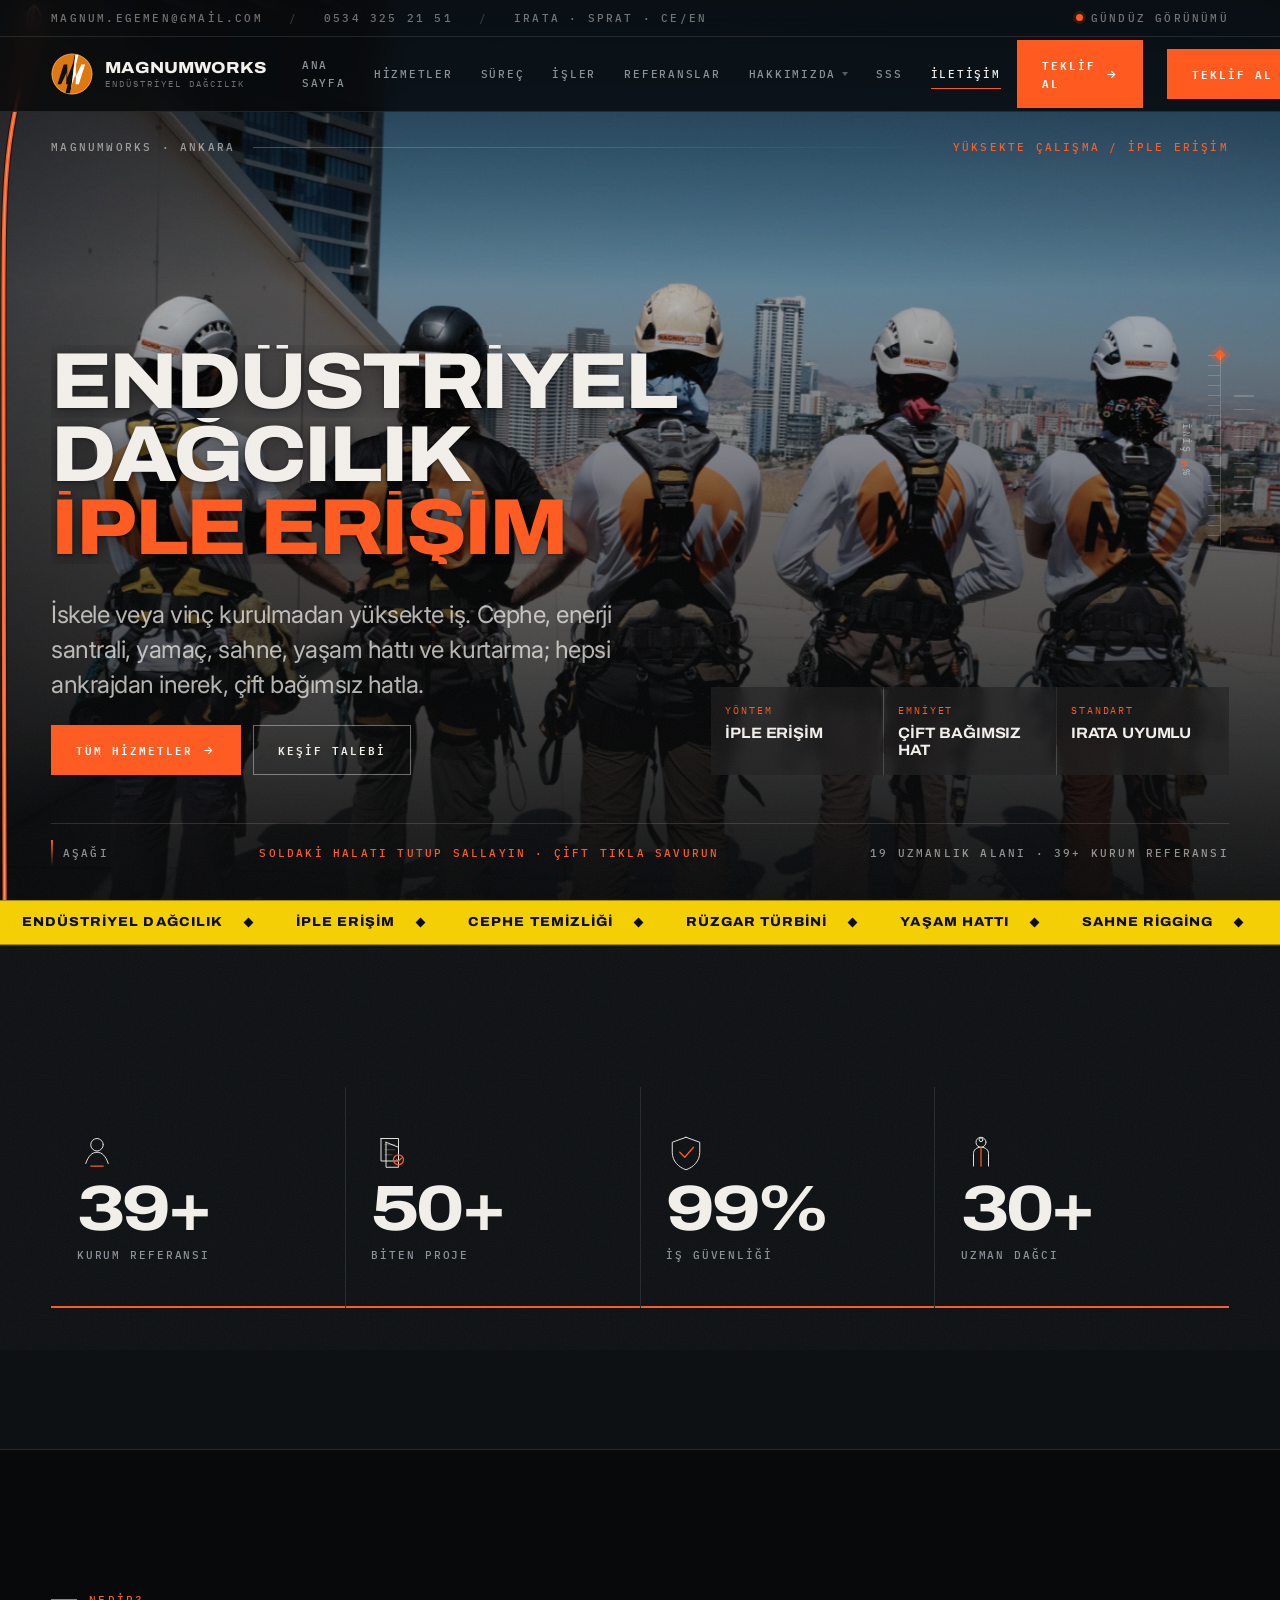
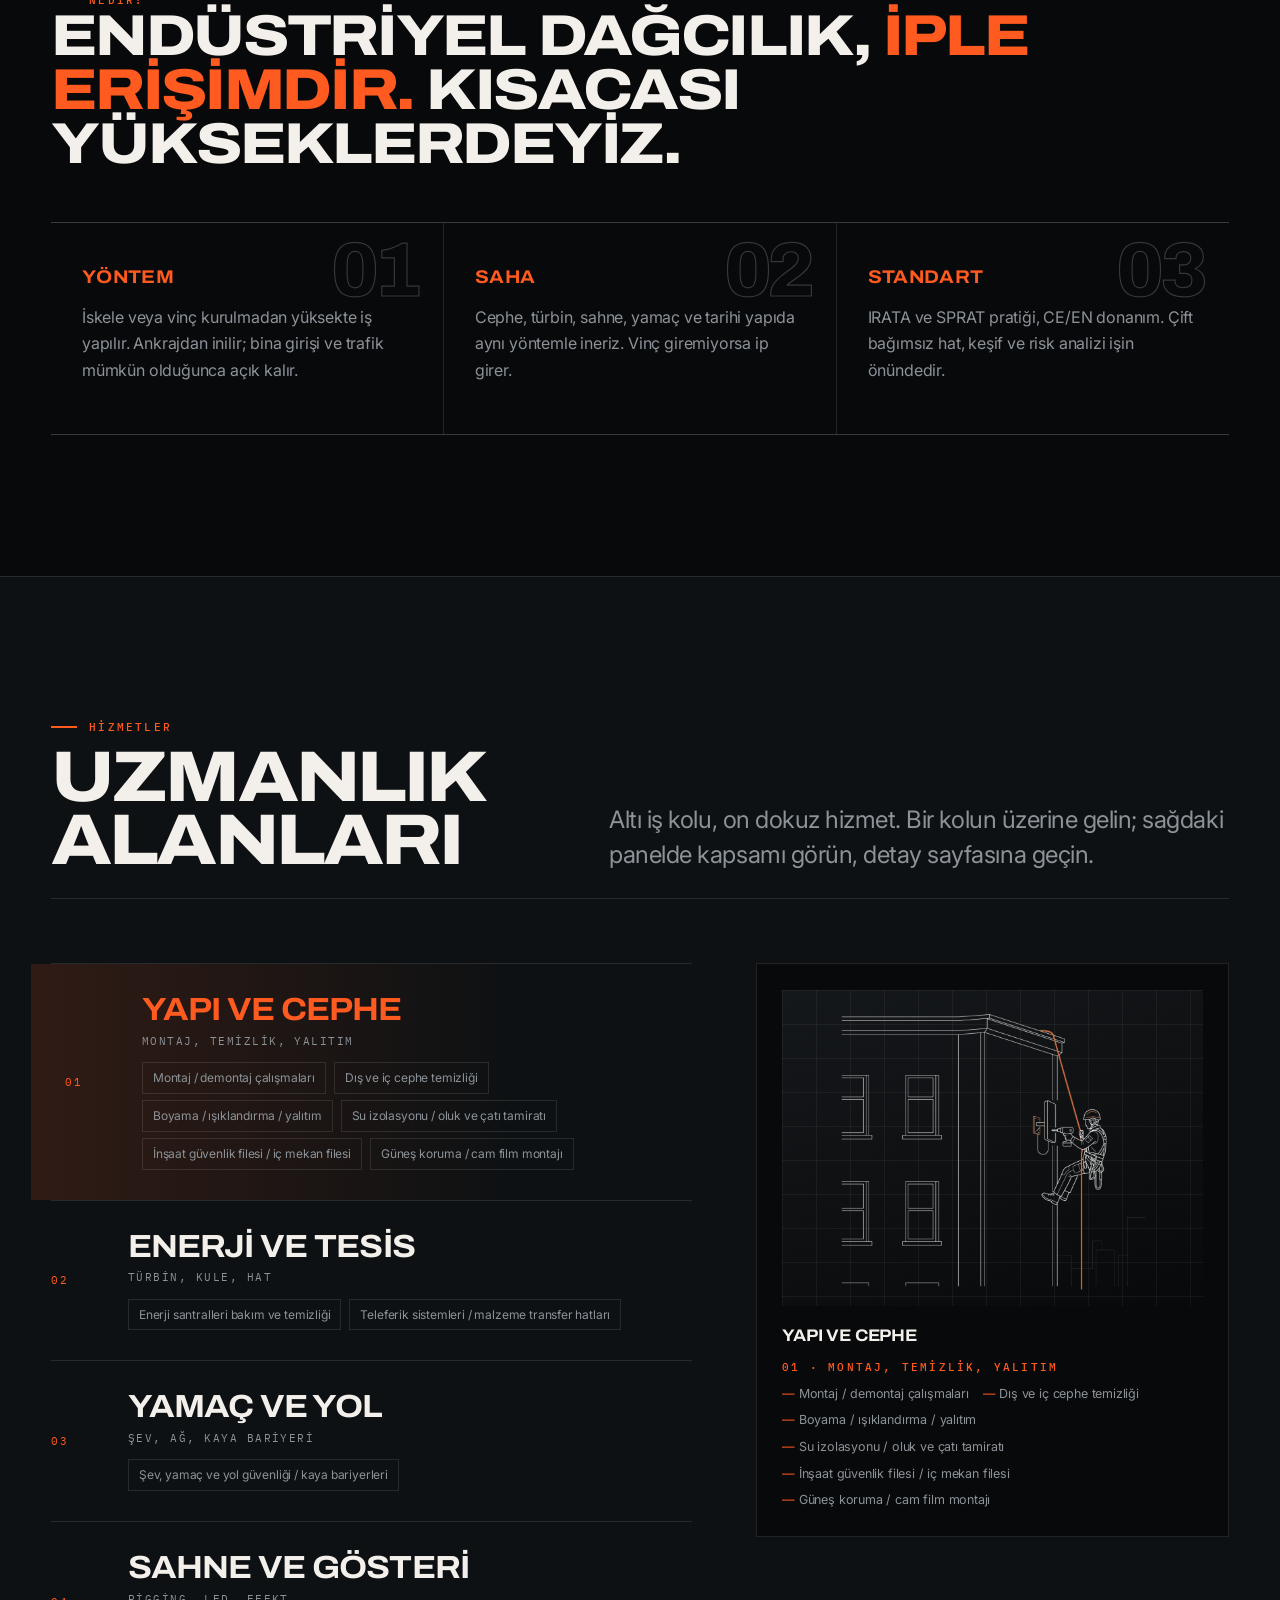
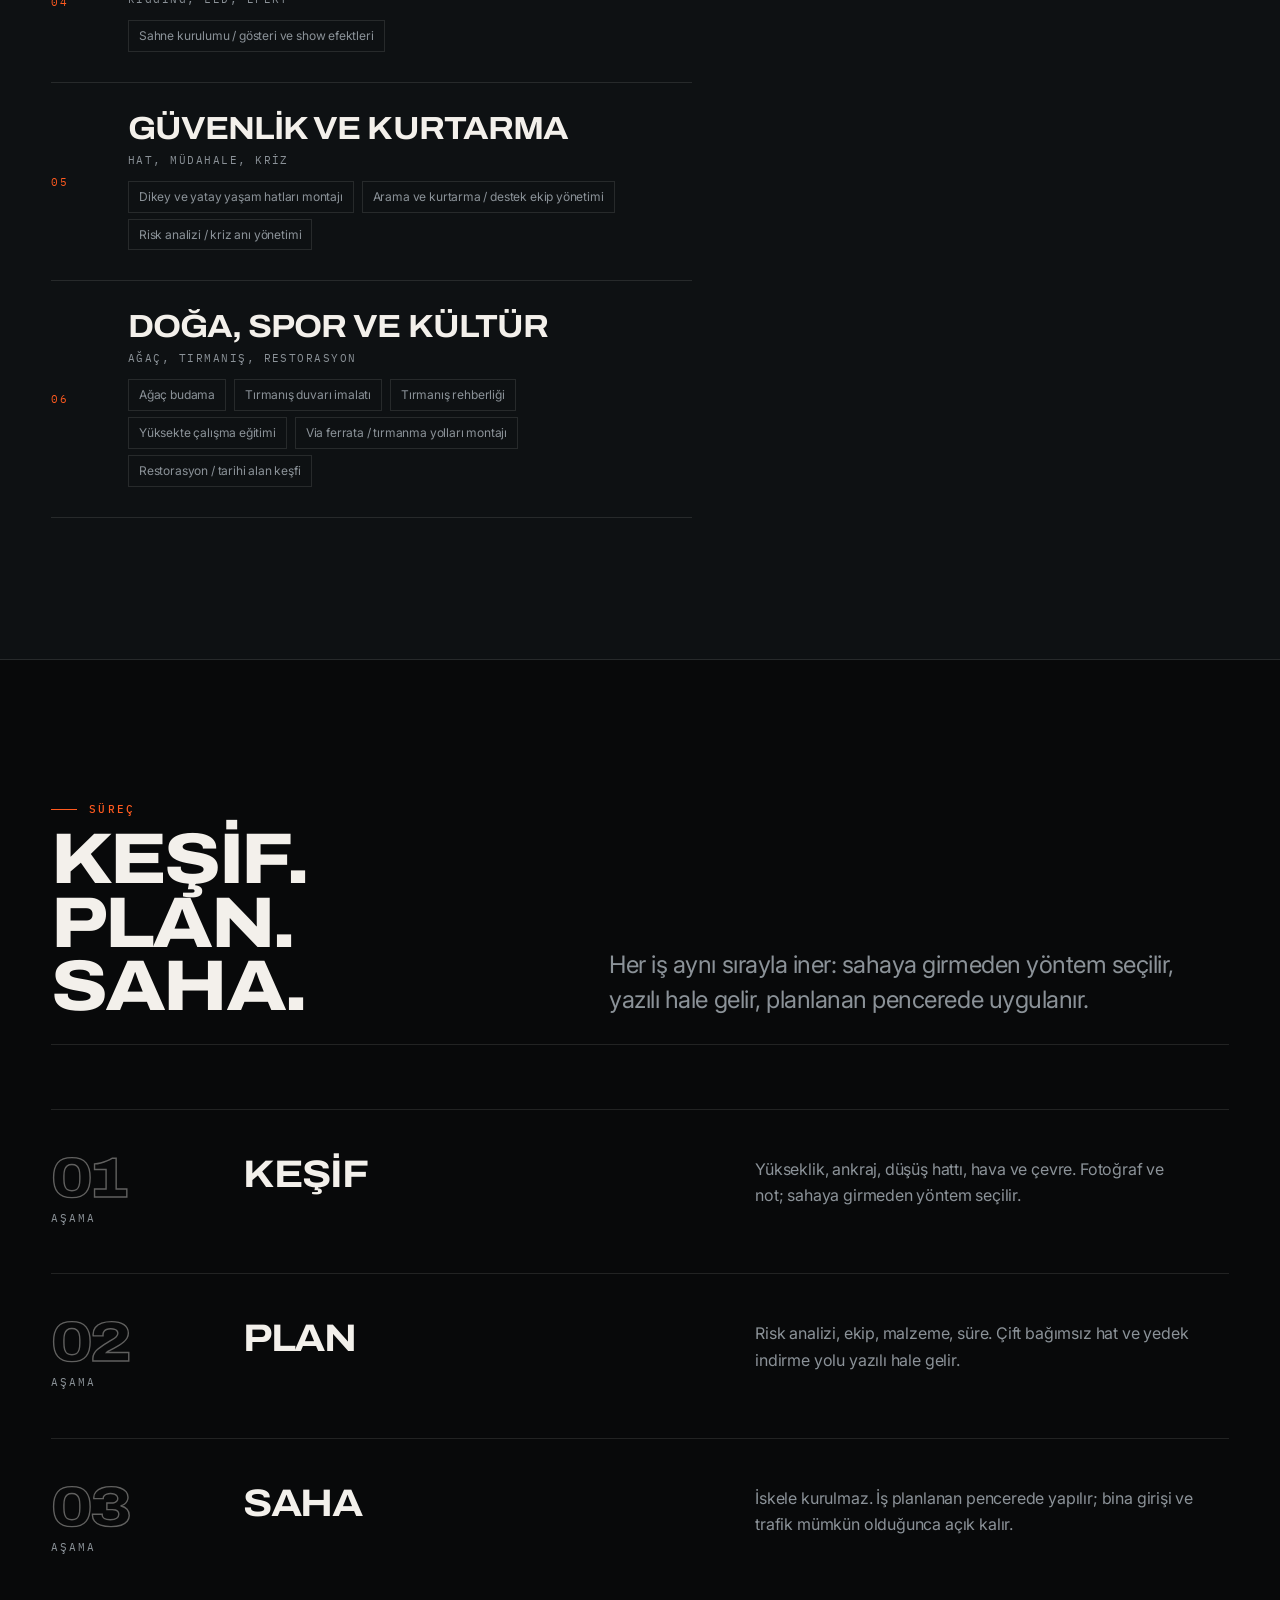
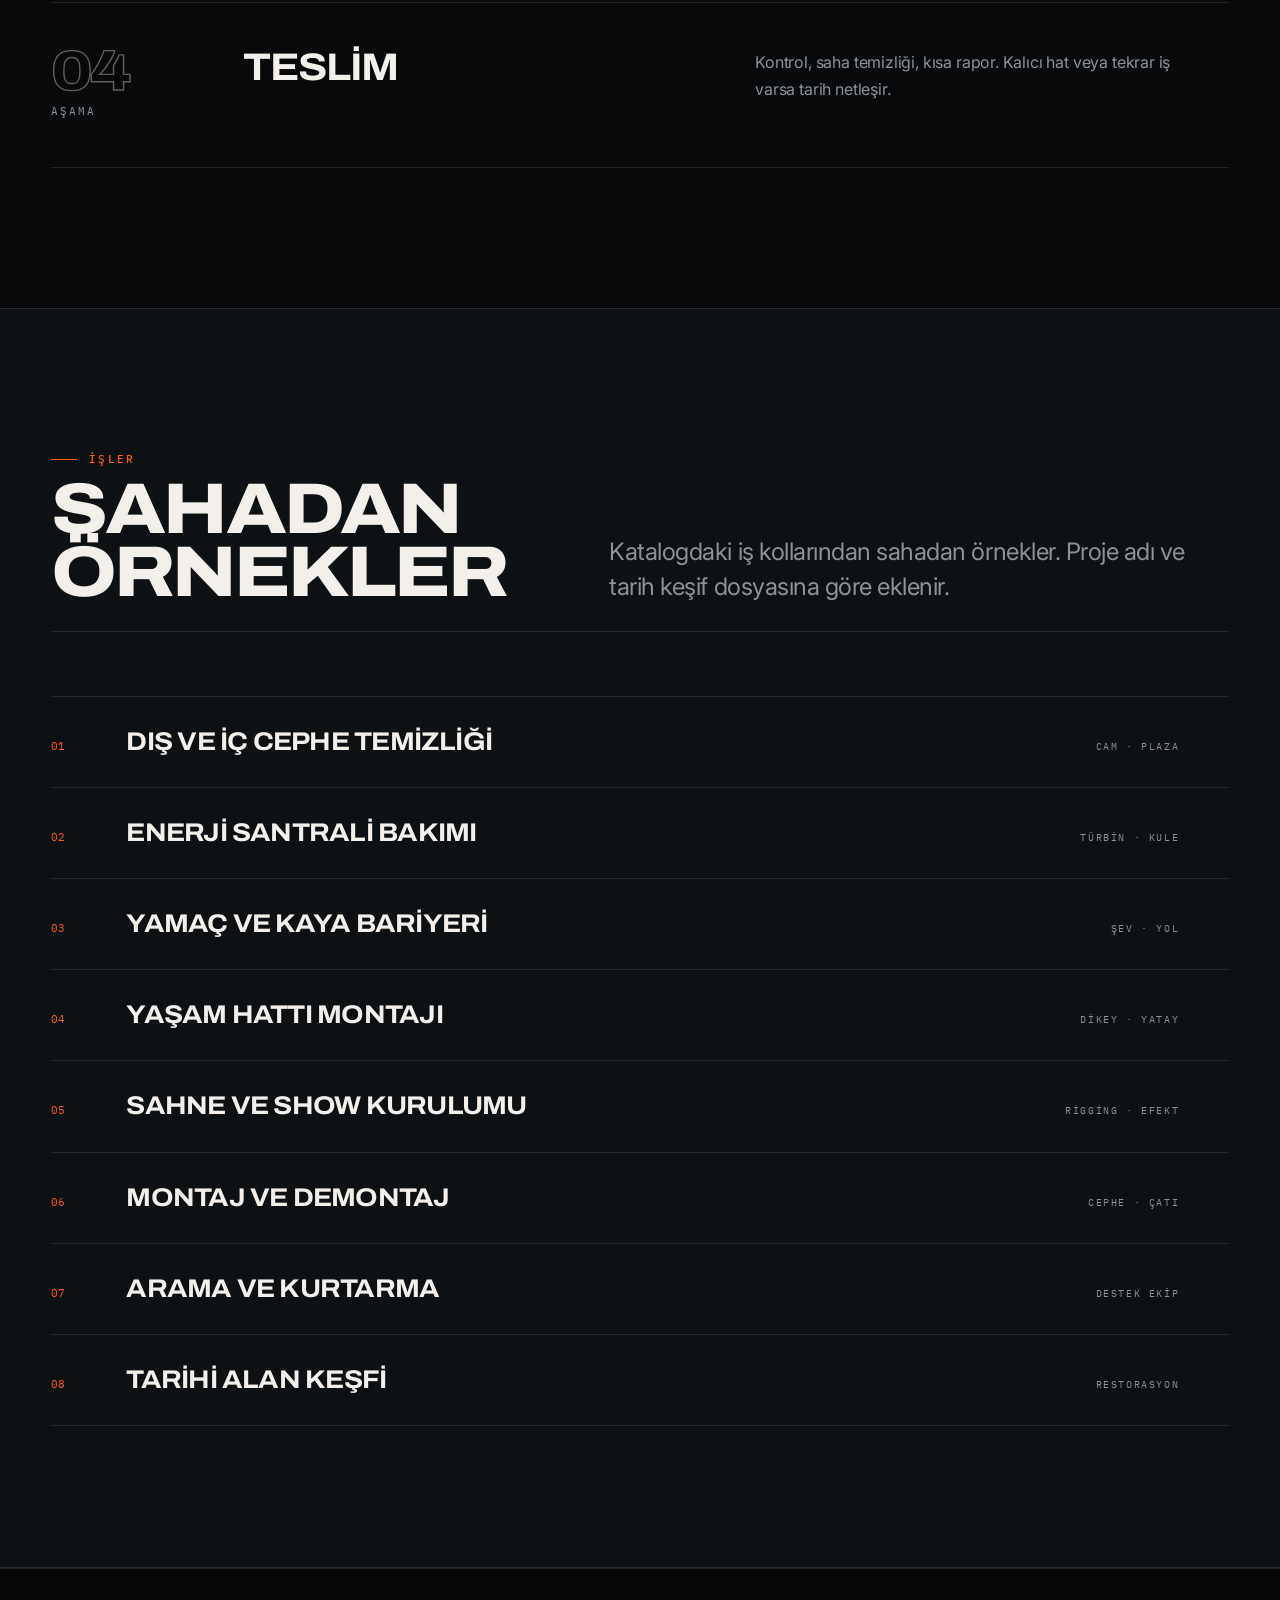
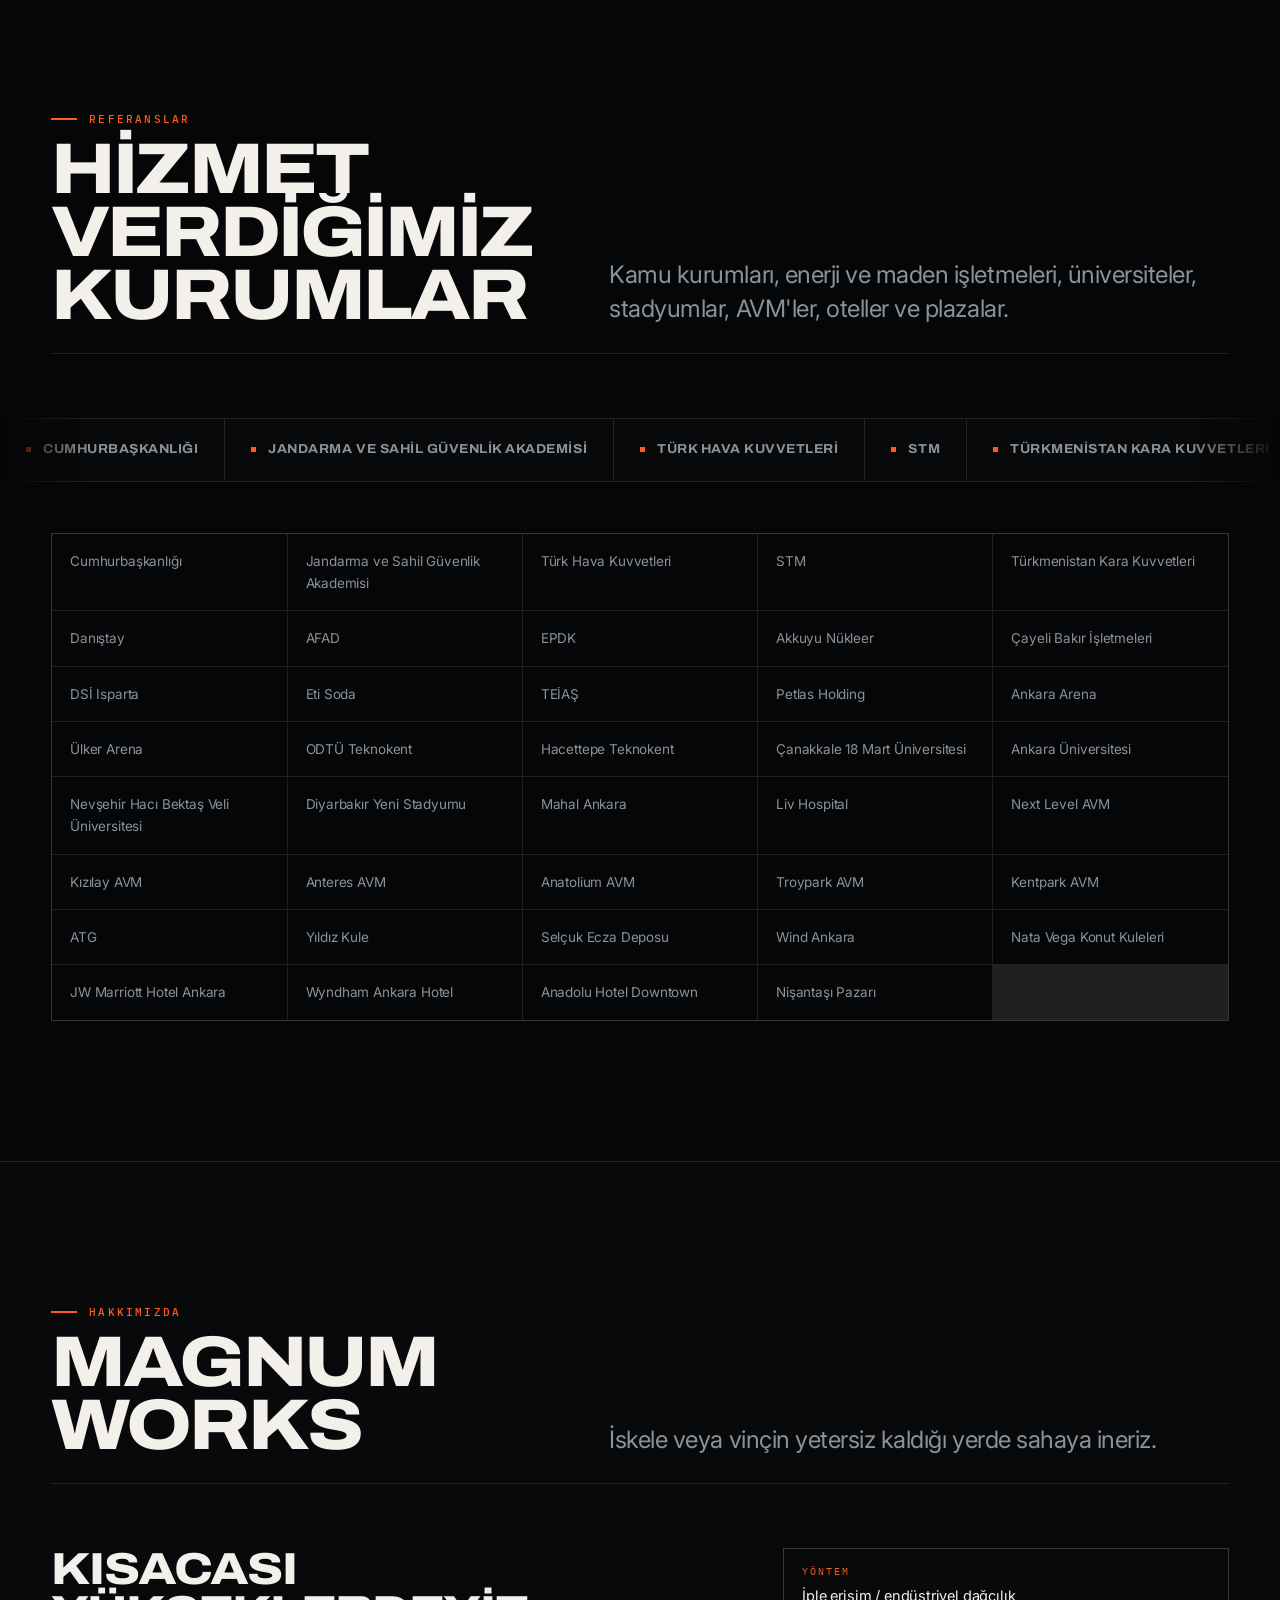
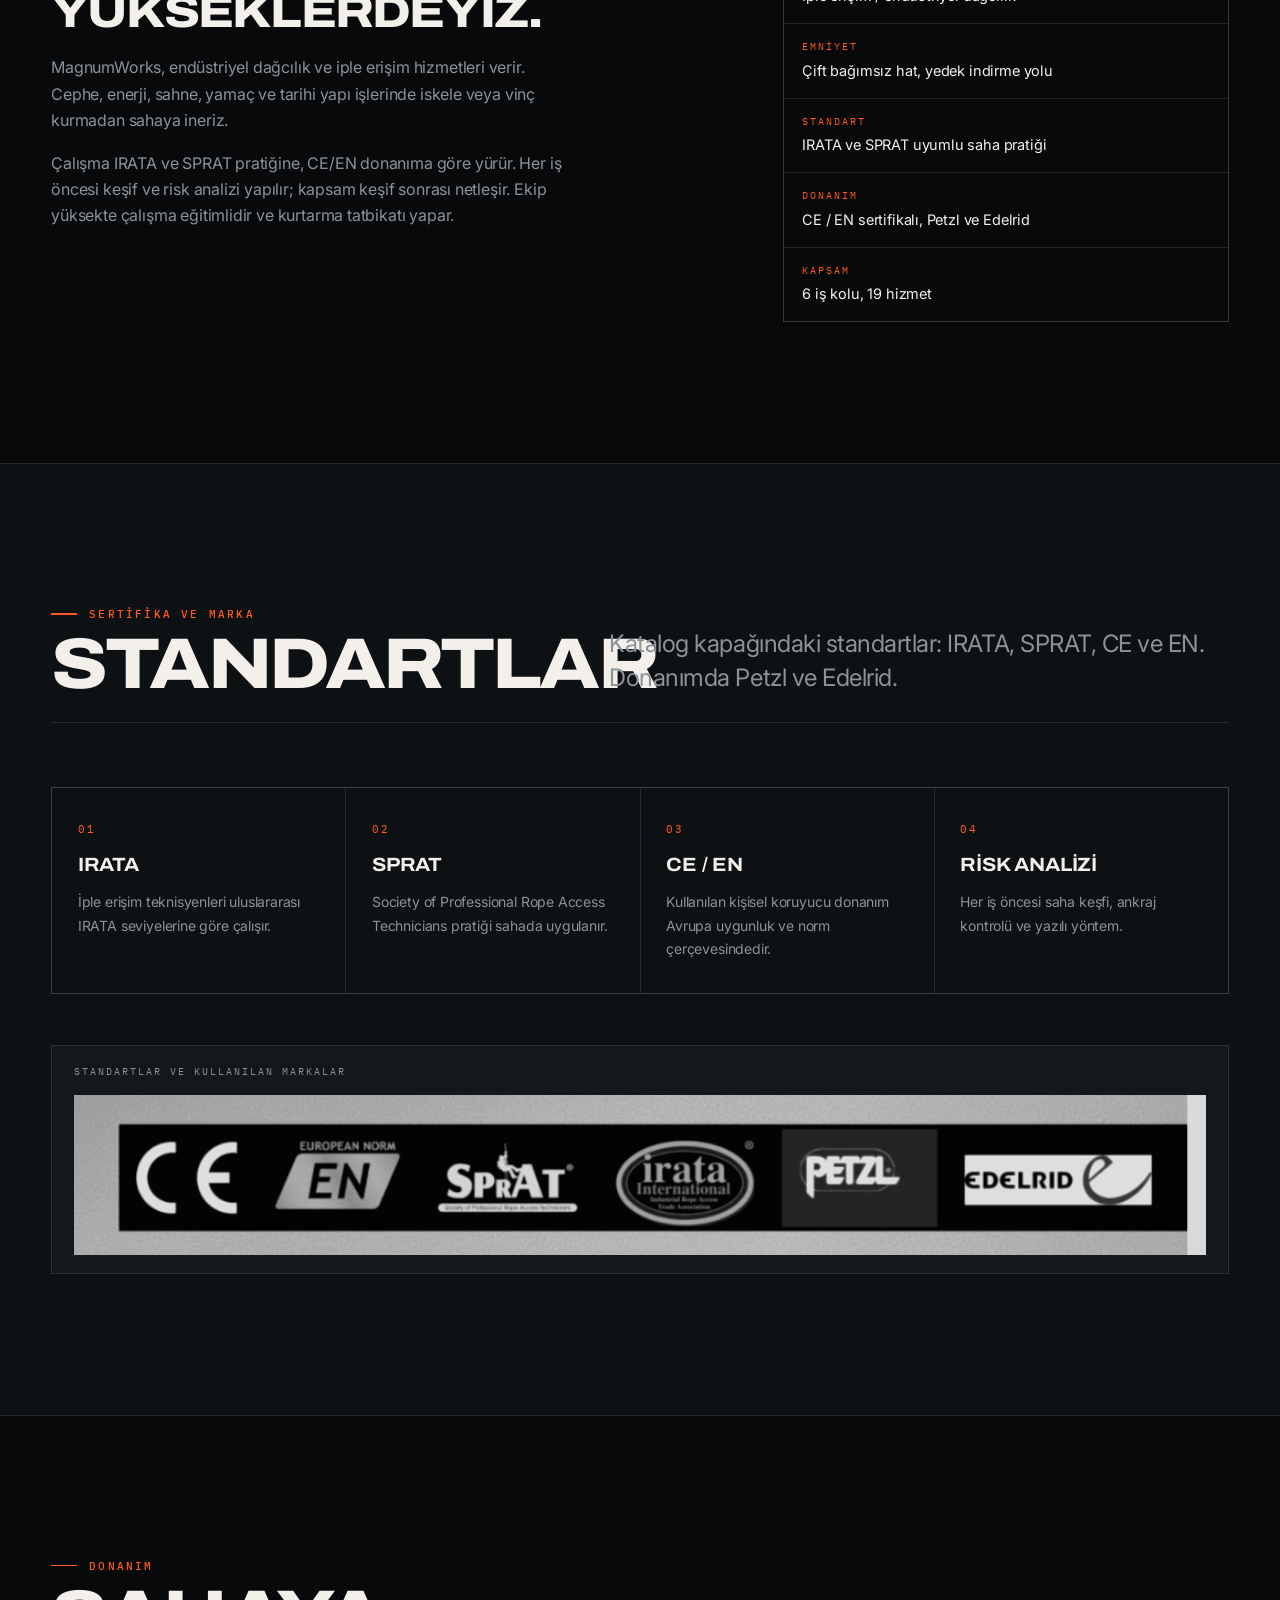
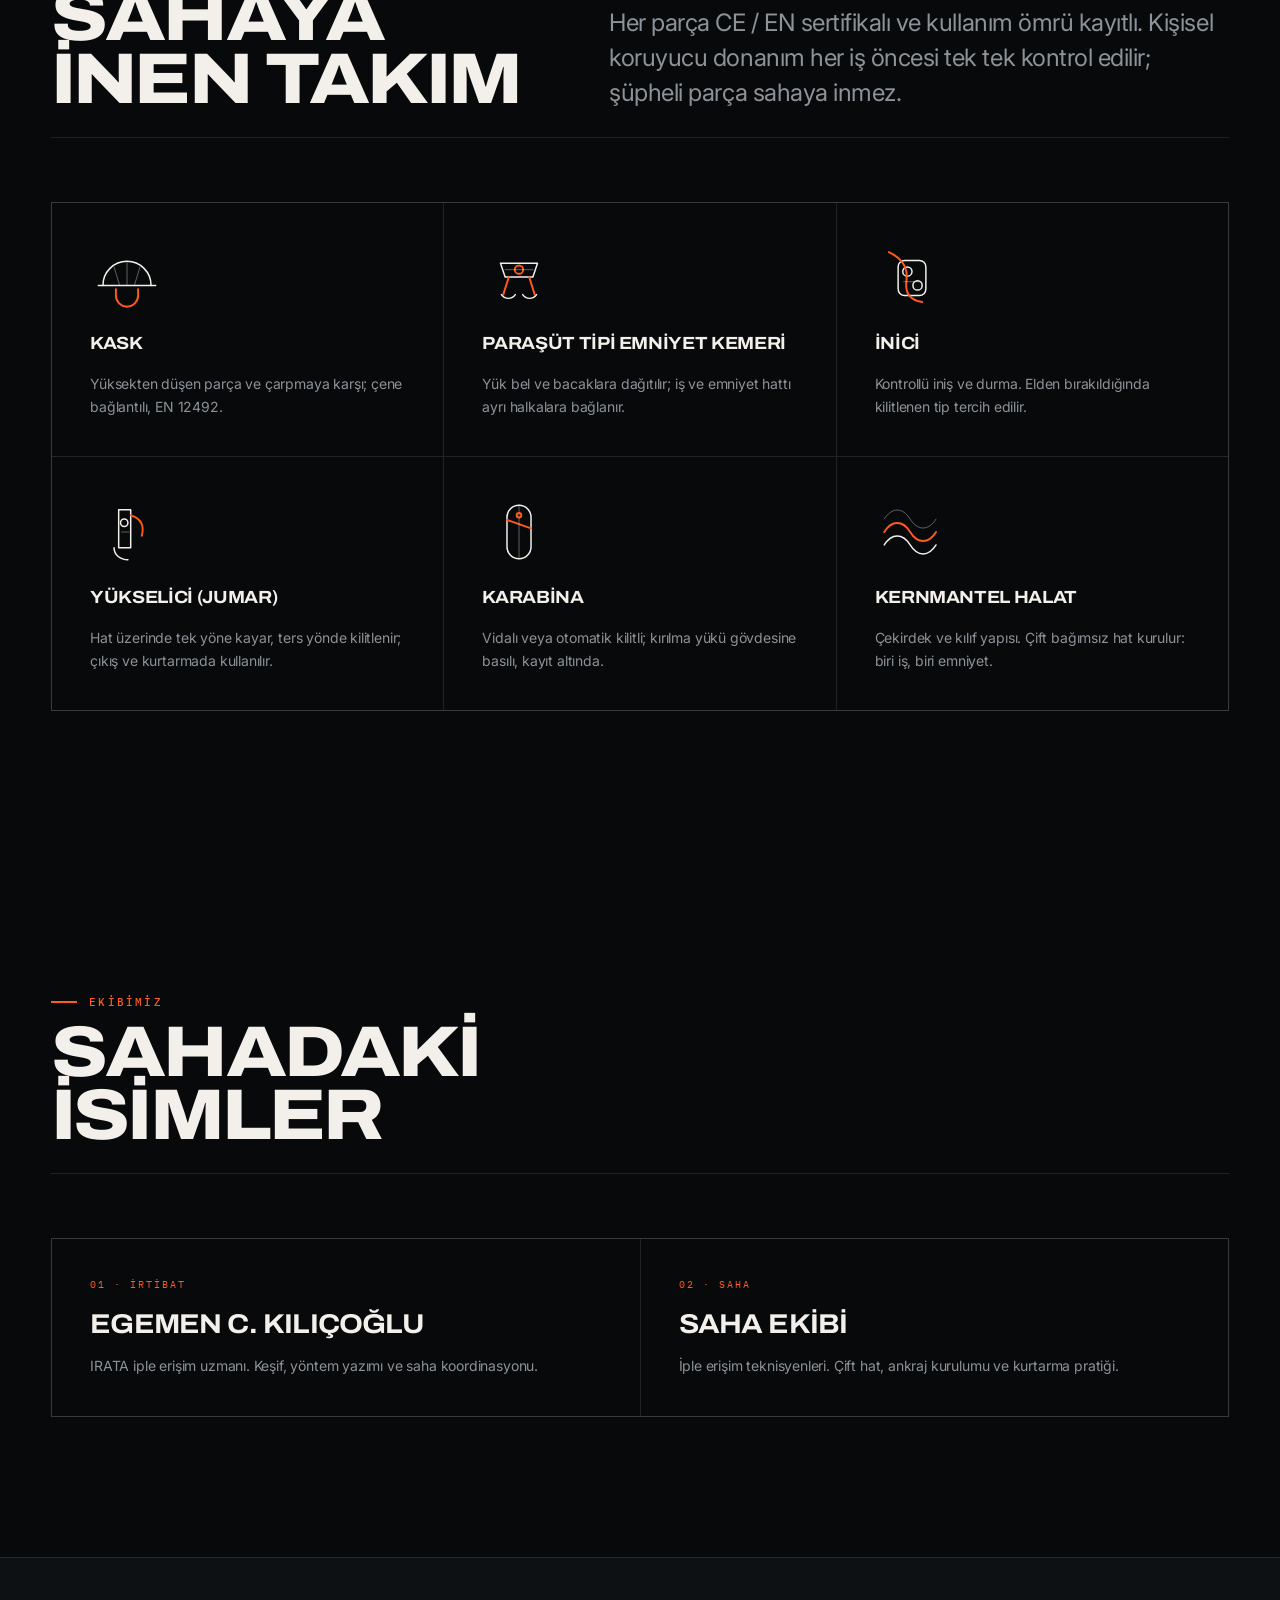
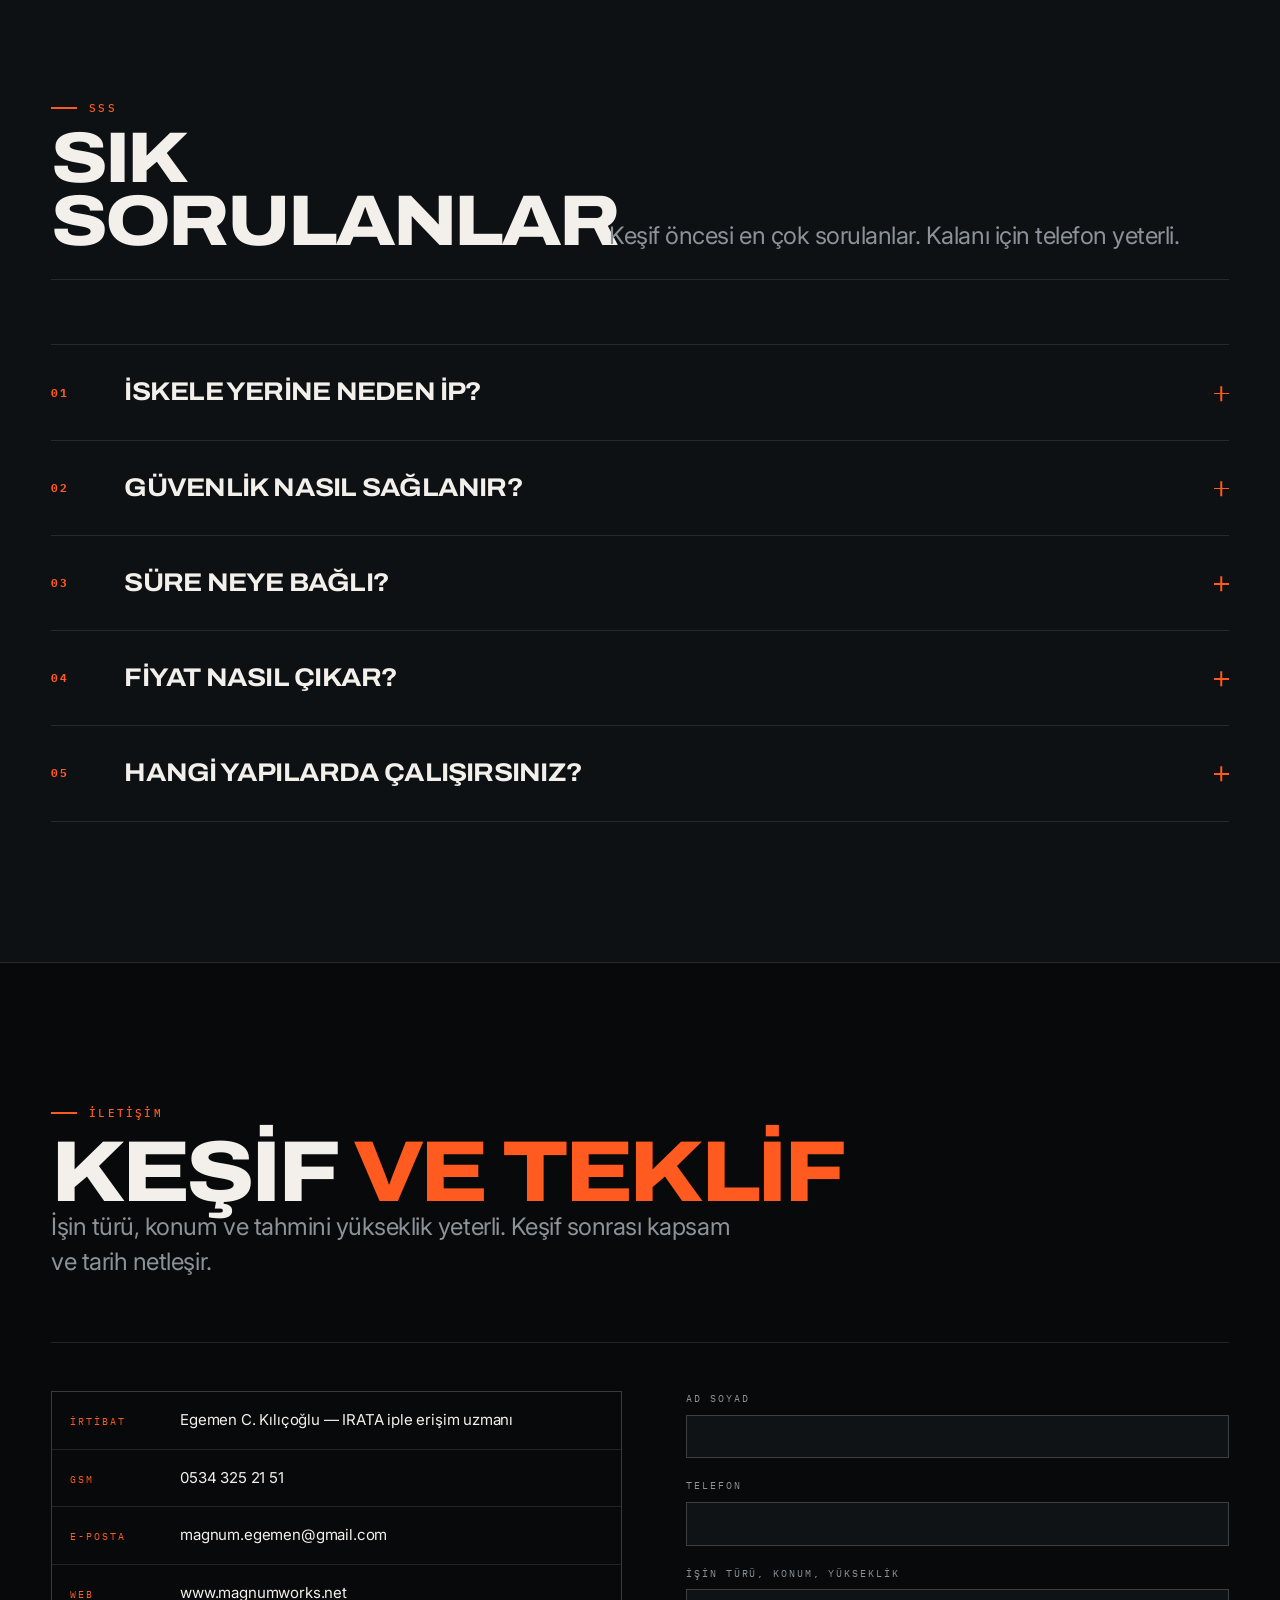
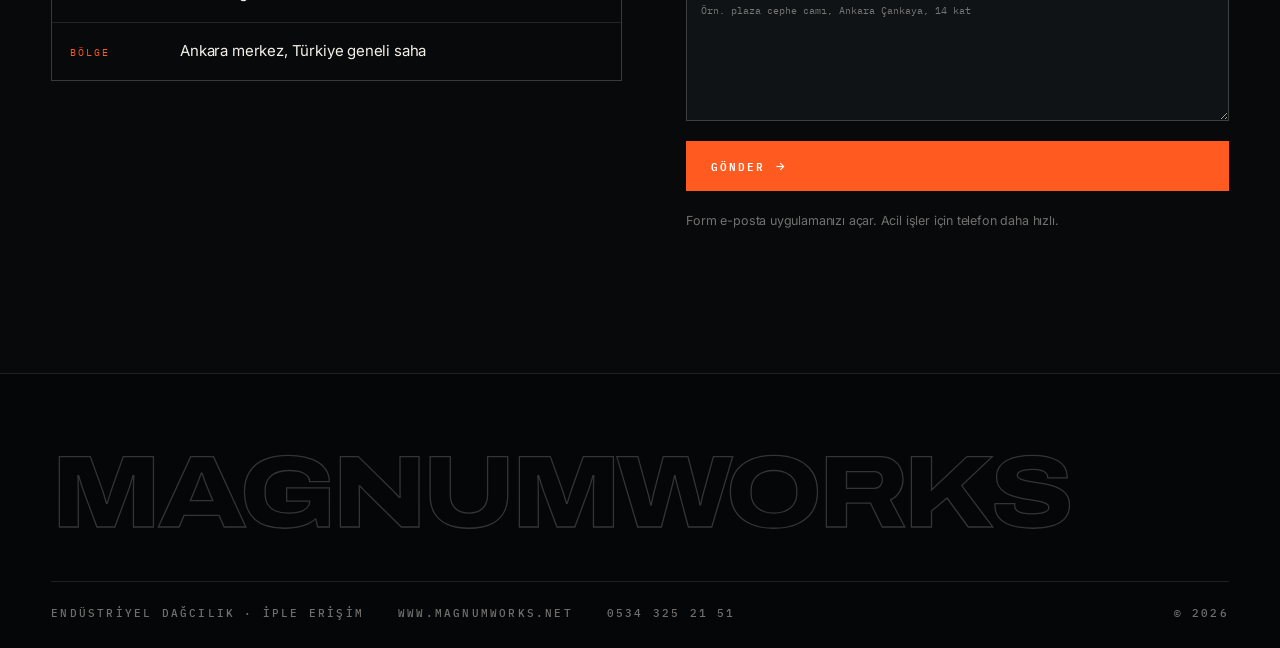
<file: index.html>
<!DOCTYPE html>
<html lang="tr">
  <head>
    <meta charset="UTF-8" />
    <meta name="viewport" content="width=device-width, initial-scale=1.0" />
    <title>MagnumWorks | Endüstriyel Dağcılık ve İple Erişim</title>
    <meta
      name="description"
      content="MagnumWorks — endüstriyel dağcılık ve iple erişim. Cephe, enerji santrali, yamaç, sahne, yaşam hattı, kurtarma. IRATA ve SPRAT pratiği, CE/EN donanım."
    />
    <meta name="theme-color" content="#08090a" />
    <meta property="og:title" content="MagnumWorks | Endüstriyel Dağcılık ve İple Erişim" />
    <meta
      property="og:description"
      content="İskele veya vinç kurulmadan yüksekte iş. 19 uzmanlık alanı, 39+ kurum referansı."
    />
    <meta property="og:type" content="website" />
    <link rel="preconnect" href="https://fonts.googleapis.com" />
    <link rel="preconnect" href="https://fonts.gstatic.com" crossorigin />
    <link
      href="https://fonts.googleapis.com/css2?family=Archivo:wdth,wght@62..125,400..900&family=IBM+Plex+Mono:wght@400;500;600&family=Inter:wght@400;500;600&display=swap"
      rel="stylesheet"
    />
    <link rel="stylesheet" href="css/styles.css" />
    <script>
      try {
        if (localStorage.getItem("magnum-theme") === "day") {
          document.documentElement.dataset.theme = "day";
        }
      } catch (err) {}
    </script>
  </head>
  <body>
    <div class="grain" aria-hidden="true"></div>
    <a class="skip-link" href="#nedir">İçeriğe geç</a>
    <div class="progress" aria-hidden="true"></div>

    <header class="hdr">
      <div class="hdr-top">
        <div class="shell hdr-top-in mono">
          <a href="mailto:magnum.egemen@gmail.com">magnum.egemen@gmail.com</a>
          <span class="sep hide-sm" aria-hidden="true">/</span>
          <a href="tel:+905343252151">0534 325 21 51</a>
          <span class="sep hide-sm" aria-hidden="true">/</span>
          <span class="hide-sm">IRATA · SPRAT · CE/EN</span>
          <button class="theme-toggle mono" type="button" aria-pressed="false">
            <span data-theme-label>Gündüz görünümü</span>
          </button>
        </div>
      </div>
      <div class="shell hdr-bar">
        <a class="brand" href="#ust" aria-label="MagnumWorks anasayfa">
          <img src="assets/logo-mw.svg" width="42" height="42" alt="" />
          <span class="brand-word">
            <b>MagnumWorks</b>
            <span>Endüstriyel dağcılık</span>
          </span>
        </a>
        <button class="burger" type="button" aria-expanded="false" aria-controls="site-nav" aria-label="Menü">
          <span></span><span></span><span></span>
        </button>
        <nav class="nav" id="site-nav">
          <a class="nav-link is-active" href="#ust">Ana sayfa</a>
          <a class="nav-link" href="#hizmetler">Hizmetler</a>
          <a class="nav-link" href="#surec">Süreç</a>
          <a class="nav-link" href="#isler">İşler</a>
          <a class="nav-link" href="#referanslar">Referanslar</a>
          <div class="nav-drop">
            <button class="nav-link nav-drop-btn" type="button" aria-expanded="false" aria-controls="hakkinda-menu">
              Hakkımızda
            </button>
            <div class="nav-drop-menu" id="hakkinda-menu">
              <a href="#hakkimizda">Magnum Works</a>
              <a href="#sertifikalar">Sertifikalar ve markalar</a>
              <a href="#donanim">Donanım</a>
              <a href="#ekip">Ekibimiz</a>
            </div>
          </div>
          <a class="nav-link" href="#sss">SSS</a>
          <a class="nav-link" href="#iletisim">İletişim</a>
          <a class="btn btn-primary btn-arrow" href="#iletisim">Teklif al</a>
        </nav>
        <a class="btn btn-primary btn-arrow cta-head" href="#iletisim">Teklif al</a>
      </div>
    </header>

    <aside class="rail" aria-hidden="true">
      <span class="rail-depth mono">İniş <b data-depth>0</b>%</span>
      <div class="rail-gauge">
        <span class="rail-fill" data-rail-fill></span>
        <span class="rail-cursor" data-rail-cursor></span>
      </div>
      <ol class="rail-marks" data-rail></ol>
    </aside>

    <main id="ust">
      <section class="hero">
        <div class="hero-media">
          <img src="assets/hero.jpg" alt="MagnumWorks ekibi çatıda, iple erişim donanımıyla" />
        </div>

        <div class="shell hero-top mono">
          <span>MagnumWorks · Ankara</span>
          <i class="tick" aria-hidden="true"></i>
          <span class="mono-accent">Yüksekte çalışma / iple erişim</span>
        </div>

        <div class="shell hero-in">
          <h1 class="hero-title">
            <span class="ln"><span>Endüstriyel</span></span>
            <span class="ln"><span>dağcılık</span></span>
            <span class="ln"><span><em>iple erişim</em></span></span>
          </h1>

          <div class="hero-body">
            <div>
              <p class="lede">
                İskele veya vinç kurulmadan yüksekte iş. Cephe, enerji santrali, yamaç, sahne, yaşam
                hattı ve kurtarma; hepsi ankrajdan inerek, çift bağımsız hatla.
              </p>
              <div class="hero-actions">
                <a class="btn btn-primary btn-arrow" href="#hizmetler">Tüm hizmetler</a>
                <a class="btn btn-ghost" href="#iletisim">Keşif talebi</a>
              </div>
            </div>

            <dl class="hero-facts">
              <div>
                <dt>Yöntem</dt>
                <dd>İple erişim</dd>
              </div>
              <div>
                <dt>Emniyet</dt>
                <dd>Çift bağımsız hat</dd>
              </div>
              <div>
                <dt>Standart</dt>
                <dd>IRATA uyumlu</dd>
              </div>
            </dl>
          </div>
        </div>

        <div class="shell hero-foot mono">
          <a class="hero-cue" href="#nedir">
            <i aria-hidden="true"></i>
            Aşağı
          </a>
          <span class="rope-hint">Soldaki halatı tutup sallayın · çift tıkla savurun</span>
          <span class="hide-sm">19 uzmanlık alanı · 39+ kurum referansı</span>
        </div>
      </section>

      <div class="tape" aria-hidden="true">
        <div class="tape-track" data-tape></div>
      </div>

      <section class="sec stats" aria-label="Rakamlar">
        <div class="shell">
          <div class="stats-grid">
            <article class="stat" data-reveal>
              <svg class="stat-ico" viewBox="0 0 64 64" aria-hidden="true">
                <circle cx="32" cy="22" r="10" />
                <path d="M14 52c4-12 10-18 18-18s14 6 18 18" />
                <path class="accent" d="M22 56h6M29 56h6M36 56h6" />
              </svg>
              <p class="stat-n"><span data-count="39">0</span>+</p>
              <h3>Kurum referansı</h3>
            </article>
            <article class="stat" data-reveal style="--d: 80ms">
              <svg class="stat-ico" viewBox="0 0 64 64" aria-hidden="true">
                <rect x="16" y="12" width="28" height="36" />
                <path class="fine" d="M22 22h16M22 30h16M22 38h12" />
                <path d="M24 18l20 8v32H24z" />
                <circle class="accent" cx="44" cy="46" r="8" />
                <path class="accent" d="M41 46l2.5 2.5 5-5" />
              </svg>
              <p class="stat-n"><span data-count="50">0</span>+</p>
              <h3>Biten proje</h3>
            </article>
            <article class="stat" data-reveal style="--d: 160ms">
              <svg class="stat-ico" viewBox="0 0 64 64" aria-hidden="true">
                <path d="M32 10l22 8v16c0 14-10 24-22 28C20 58 10 48 10 34V18z" />
                <path class="accent" d="M22 34l8 8 14-16" />
              </svg>
              <p class="stat-n"><span data-count="99">0</span>%</p>
              <h3>İş güvenliği</h3>
            </article>
            <article class="stat" data-reveal style="--d: 240ms">
              <svg class="stat-ico" viewBox="0 0 64 64" aria-hidden="true">
                <circle cx="32" cy="18" r="8" />
                <path d="M20 56V36c0-6 5-10 12-10s12 4 12 10v20" />
                <path class="accent" d="M32 26v30" />
                <circle cx="32" cy="14" r="3" />
              </svg>
              <p class="stat-n"><span data-count="30">0</span>+</p>
              <h3>Uzman dağcı</h3>
            </article>
          </div>
        </div>
      </section>

      <section class="sec manifesto" id="nedir">
        <div class="shell">
          <p class="sec-kicker mono" data-reveal>Nedir?</p>
          <h2 class="manifesto-lead" data-reveal>
            Endüstriyel dağcılık, <em>iple erişimdir.</em> Kısacası yükseklerdeyiz.
          </h2>
          <div class="manifesto-grid">
            <article data-n="01" data-reveal>
              <h3>Yöntem</h3>
              <p>
                İskele veya vinç kurulmadan yüksekte iş yapılır. Ankrajdan inilir; bina girişi ve
                trafik mümkün olduğunca açık kalır.
              </p>
            </article>
            <article data-n="02" data-reveal style="--d: 90ms">
              <h3>Saha</h3>
              <p>
                Cephe, türbin, sahne, yamaç ve tarihi yapıda aynı yöntemle ineriz. Vinç giremiyorsa
                ip girer.
              </p>
            </article>
            <article data-n="03" data-reveal style="--d: 180ms">
              <h3>Standart</h3>
              <p>
                IRATA ve SPRAT pratiği, CE/EN donanım. Çift bağımsız hat, keşif ve risk analizi işin
                önündedir.
              </p>
            </article>
          </div>
        </div>
      </section>

      <section class="sec services" id="hizmetler">
        <div class="shell">
          <div class="sec-head">
            <div data-reveal>
              <p class="sec-kicker mono">Hizmetler</p>
              <h2>Uzmanlık alanları</h2>
            </div>
            <p class="lede" data-reveal style="--d: 120ms">
              Altı iş kolu, on dokuz hizmet. Bir kolun üzerine gelin; sağdaki panelde kapsamı görün,
              detay sayfasına geçin.
            </p>
          </div>

          <div class="svc-layout">
            <div class="svc-index" data-svc-index data-reveal></div>
            <aside class="svc-stage" data-svc-stage aria-hidden="true">
              <div class="svc-stage-art" data-svc-art></div>
              <div class="svc-stage-meta" data-svc-meta></div>
            </aside>
          </div>
        </div>
      </section>

      <section class="sec descent" id="surec">
        <div class="shell">
          <div class="sec-head">
            <div data-reveal>
              <p class="sec-kicker mono">Süreç</p>
              <h2>Keşif. Plan. Saha.</h2>
            </div>
            <p class="lede" data-reveal style="--d: 120ms">
              Her iş aynı sırayla iner: sahaya girmeden yöntem seçilir, yazılı hale gelir, planlanan
              pencerede uygulanır.
            </p>
          </div>

          <ol class="descent-list">
            <li class="descent-step" data-reveal>
              <p class="descent-floor"><b>01</b> Aşama</p>
              <h3>Keşif</h3>
              <p>
                Yükseklik, ankraj, düşüş hattı, hava ve çevre. Fotoğraf ve not; sahaya girmeden
                yöntem seçilir.
              </p>
            </li>
            <li class="descent-step" data-reveal>
              <p class="descent-floor"><b>02</b> Aşama</p>
              <h3>Plan</h3>
              <p>
                Risk analizi, ekip, malzeme, süre. Çift bağımsız hat ve yedek indirme yolu yazılı
                hale gelir.
              </p>
            </li>
            <li class="descent-step" data-reveal>
              <p class="descent-floor"><b>03</b> Aşama</p>
              <h3>Saha</h3>
              <p>
                İskele kurulmaz. İş planlanan pencerede yapılır; bina girişi ve trafik mümkün
                olduğunca açık kalır.
              </p>
            </li>
            <li class="descent-step" data-reveal>
              <p class="descent-floor"><b>04</b> Aşama</p>
              <h3>Teslim</h3>
              <p>
                Kontrol, saha temizliği, kısa rapor. Kalıcı hat veya tekrar iş varsa tarih
                netleşir.
              </p>
            </li>
          </ol>
        </div>
      </section>

      <section class="sec works" id="isler">
        <div class="shell">
          <div class="sec-head">
            <div data-reveal>
              <p class="sec-kicker mono">İşler</p>
              <h2>Sahadan örnekler</h2>
            </div>
            <p class="lede" data-reveal style="--d: 120ms">
              Katalogdaki iş kollarından sahadan örnekler. Proje adı ve tarih keşif dosyasına göre
              eklenir.
            </p>
          </div>

          <div class="work-list" data-reveal>
            <a class="work-row" href="hizmet.html#temizlik">
              <span>01</span>
              <strong>Dış ve iç cephe temizliği</strong>
              <em>Cam · plaza</em>
            </a>
            <a class="work-row" href="hizmet.html#enerji">
              <span>02</span>
              <strong>Enerji santrali bakımı</strong>
              <em>Türbin · kule</em>
            </a>
            <a class="work-row" href="hizmet.html#yamac">
              <span>03</span>
              <strong>Yamaç ve kaya bariyeri</strong>
              <em>Şev · yol</em>
            </a>
            <a class="work-row" href="hizmet.html#yasam-hatlari">
              <span>04</span>
              <strong>Yaşam hattı montajı</strong>
              <em>Dikey · yatay</em>
            </a>
            <a class="work-row" href="hizmet.html#sahne">
              <span>05</span>
              <strong>Sahne ve show kurulumu</strong>
              <em>Rigging · efekt</em>
            </a>
            <a class="work-row" href="hizmet.html#montaj">
              <span>06</span>
              <strong>Montaj ve demontaj</strong>
              <em>Cephe · çatı</em>
            </a>
            <a class="work-row" href="hizmet.html#kurtarma">
              <span>07</span>
              <strong>Arama ve kurtarma</strong>
              <em>Destek ekip</em>
            </a>
            <a class="work-row" href="hizmet.html#restorasyon">
              <span>08</span>
              <strong>Tarihi alan keşfi</strong>
              <em>Restorasyon</em>
            </a>
          </div>
        </div>
      </section>

      <section class="sec refs" id="referanslar">
        <div class="shell">
          <div class="sec-head">
            <div data-reveal>
              <p class="sec-kicker mono">Referanslar</p>
              <h2>Hizmet verdiğimiz kurumlar</h2>
            </div>
            <p class="lede" data-reveal style="--d: 120ms">
              Kamu kurumları, enerji ve maden işletmeleri, üniversiteler, stadyumlar, AVM'ler,
              oteller ve plazalar.
            </p>
          </div>
        </div>

        <div class="refs-marquee">
          <ul class="refs-track" data-refs-track></ul>
        </div>

        <div class="shell">
          <ul class="refs-wall" data-refs-list data-reveal></ul>
        </div>
      </section>

      <section class="sec about" id="hakkimizda">
        <div class="shell">
          <div class="sec-head">
            <div data-reveal>
              <p class="sec-kicker mono">Hakkımızda</p>
              <h2>Magnum Works</h2>
            </div>
            <p class="lede" data-reveal style="--d: 120ms">
              İskele veya vinçin yetersiz kaldığı yerde sahaya ineriz.
            </p>
          </div>

          <div class="about-grid">
            <div class="about-copy" data-reveal>
              <h3>Kısacası yükseklerdeyiz.</h3>
              <p>
                MagnumWorks, endüstriyel dağcılık ve iple erişim hizmetleri verir. Cephe, enerji,
                sahne, yamaç ve tarihi yapı işlerinde iskele veya vinç kurmadan sahaya ineriz.
              </p>
              <p>
                Çalışma IRATA ve SPRAT pratiğine, CE/EN donanıma göre yürür. Her iş öncesi keşif ve
                risk analizi yapılır; kapsam keşif sonrası netleşir. Ekip yüksekte çalışma
                eğitimlidir ve kurtarma tatbikatı yapar.
              </p>
            </div>

            <dl class="spec" data-reveal style="--d: 120ms">
              <div>
                <dt>Yöntem</dt>
                <dd>İple erişim / endüstriyel dağcılık</dd>
              </div>
              <div>
                <dt>Emniyet</dt>
                <dd>Çift bağımsız hat, yedek indirme yolu</dd>
              </div>
              <div>
                <dt>Standart</dt>
                <dd>IRATA ve SPRAT uyumlu saha pratiği</dd>
              </div>
              <div>
                <dt>Donanım</dt>
                <dd>CE / EN sertifikalı, Petzl ve Edelrid</dd>
              </div>
              <div>
                <dt>Kapsam</dt>
                <dd>6 iş kolu, 19 hizmet</dd>
              </div>
            </dl>
          </div>
        </div>
      </section>

      <section class="sec certs" id="sertifikalar">
        <div class="shell">
          <div class="sec-head">
            <div data-reveal>
              <p class="sec-kicker mono">Sertifika ve marka</p>
              <h2>Standartlar</h2>
            </div>
            <p class="lede" data-reveal style="--d: 120ms">
              Katalog kapağındaki standartlar: IRATA, SPRAT, CE ve EN. Donanımda Petzl ve Edelrid.
            </p>
          </div>

          <div class="cert-grid">
            <article data-reveal>
              <span>01</span>
              <h3>IRATA</h3>
              <p>İple erişim teknisyenleri uluslararası IRATA seviyelerine göre çalışır.</p>
            </article>
            <article data-reveal style="--d: 80ms">
              <span>02</span>
              <h3>SPRAT</h3>
              <p>Society of Professional Rope Access Technicians pratiği sahada uygulanır.</p>
            </article>
            <article data-reveal style="--d: 160ms">
              <span>03</span>
              <h3>CE / EN</h3>
              <p>Kullanılan kişisel koruyucu donanım Avrupa uygunluk ve norm çerçevesindedir.</p>
            </article>
            <article data-reveal style="--d: 240ms">
              <span>04</span>
              <h3>Risk analizi</h3>
              <p>Her iş öncesi saha keşfi, ankraj kontrolü ve yazılı yöntem.</p>
            </article>
          </div>

          <figure class="brands" data-reveal>
            <figcaption>Standartlar ve kullanılan markalar</figcaption>
            <img
              src="assets/standartlar.png"
              alt="CE, EN, SPRAT, IRATA International, Petzl ve Edelrid"
              width="1200"
              height="200"
            />
          </figure>
        </div>
      </section>

      <section class="sec gear" id="donanim">
        <div class="shell">
          <div class="sec-head">
            <div data-reveal>
              <p class="sec-kicker mono">Donanım</p>
              <h2>Sahaya inen takım</h2>
            </div>
            <p class="lede" data-reveal style="--d: 120ms">
              Her parça CE / EN sertifikalı ve kullanım ömrü kayıtlı. Kişisel koruyucu donanım her iş
              öncesi tek tek kontrol edilir; şüpheli parça sahaya inmez.
            </p>
          </div>

          <div class="gear-grid">
            <article data-reveal>
              <svg viewBox="0 0 80 80" aria-hidden="true">
                <path d="M14 48a26 26 0 0 1 52 0" />
                <path d="M9 48h62" />
                <path class="accent" d="M28 52v7a12 12 0 0 0 24 0v-7" />
                <path class="fine" d="M40 22v26M26 28l6 20M54 28l-6 20" />
              </svg>
              <h3>Kask</h3>
              <p>Yüksekten düşen parça ve çarpmaya karşı; çene bağlantılı, EN 12492.</p>
            </article>

            <article data-reveal style="--d: 70ms">
              <svg viewBox="0 0 80 80" aria-hidden="true">
                <path d="M20 24h40l-5 15H25z" />
                <circle class="accent" cx="40" cy="31" r="4.5" />
                <path class="accent" d="M29 39l-6 19M51 39l6 19" />
                <path d="M21 58a9 9 0 0 0 15 0M44 58a9 9 0 0 0 15 0" />
                <path class="fine" d="M25 31h30" />
              </svg>
              <h3>Paraşüt tipi emniyet kemeri</h3>
              <p>Yük bel ve bacaklara dağıtılır; iş ve emniyet hattı ayrı halkalara bağlanır.</p>
            </article>

            <article data-reveal style="--d: 140ms">
              <svg viewBox="0 0 80 80" aria-hidden="true">
                <rect x="25" y="21" width="30" height="38" rx="7" />
                <circle cx="35" cy="33" r="5" />
                <circle cx="46" cy="48" r="5" />
                <path class="accent" d="M15 12c15 7 21 17 19 31-2 14 5 21 17 23" />
                <path class="fine" d="M31 44h18" />
              </svg>
              <h3>İnici</h3>
              <p>Kontrollü iniş ve durma. Elden bırakıldığında kilitlenen tip tercih edilir.</p>
            </article>

            <article data-reveal style="--d: 210ms">
              <svg viewBox="0 0 80 80" aria-hidden="true">
                <path d="M31 16h13v41H31z" />
                <path class="accent" d="M44 22c11 3 15 11 12 22" />
                <circle cx="37" cy="30" r="4" />
                <path d="M26 57c0 8 7 13 15 13" />
                <path class="fine" d="M34 40h8" />
              </svg>
              <h3>Yükselici (jumar)</h3>
              <p>Hat üzerinde tek yöne kayar, ters yönde kilitlenir; çıkış ve kurtarmada kullanılır.</p>
            </article>

            <article data-reveal style="--d: 280ms">
              <svg viewBox="0 0 80 80" aria-hidden="true">
                <rect x="27" y="11" width="26" height="58" rx="13" />
                <path class="accent" d="M27 27l26 9" />
                <path class="fine" d="M40 11v58" />
                <circle class="accent" cx="40" cy="22" r="2.5" />
              </svg>
              <h3>Karabina</h3>
              <p>Vidalı veya otomatik kilitli; kırılma yükü gövdesine basılı, kayıt altında.</p>
            </article>

            <article data-reveal style="--d: 350ms">
              <svg viewBox="0 0 80 80" aria-hidden="true">
                <path class="fine" d="M10 26c8-13 20-13 28 0s20 13 28 0" />
                <path class="accent" d="M10 40c8-13 20-13 28 0s20 13 28 0" />
                <path d="M10 54c8-13 20-13 28 0s20 13 28 0" />
              </svg>
              <h3>Kernmantel halat</h3>
              <p>Çekirdek ve kılıf yapısı. Çift bağımsız hat kurulur: biri iş, biri emniyet.</p>
            </article>
          </div>
        </div>
      </section>

      <section class="sec team" id="ekip">
        <div class="shell">
          <div class="sec-head">
            <div data-reveal>
              <p class="sec-kicker mono">Ekibimiz</p>
              <h2>Sahadaki isimler</h2>
            </div>
            <p class="lede" data-reveal style="--d: 120ms">
              Katalogdaki irtibat ve saha ekibi. Proje büyüklüğüne göre ekip keşifte belirlenir.
            </p>
          </div>

          <div class="team-grid">
            <article data-reveal>
              <span>01 · İrtibat</span>
              <strong>Egemen C. Kılıçoğlu</strong>
              <p>IRATA iple erişim uzmanı. Keşif, yöntem yazımı ve saha koordinasyonu.</p>
            </article>
            <article data-reveal style="--d: 90ms">
              <span>02 · Saha</span>
              <strong>Saha ekibi</strong>
              <p>İple erişim teknisyenleri. Çift hat, ankraj kurulumu ve kurtarma pratiği.</p>
            </article>
          </div>
        </div>
      </section>

      <section class="sec faq" id="sss">
        <div class="shell">
          <div class="sec-head">
            <div data-reveal>
              <p class="sec-kicker mono">SSS</p>
              <h2>Sık sorulanlar</h2>
            </div>
            <p class="lede" data-reveal style="--d: 120ms">
              Keşif öncesi en çok sorulanlar. Kalanı için telefon yeterli.
            </p>
          </div>

          <div class="faq-list" data-reveal>
            <details>
              <summary>
                <i>01</i>
                <span>İskele yerine neden ip?</span>
                <span class="faq-sign" aria-hidden="true"></span>
              </summary>
              <div class="faq-a">
                <div class="faq-a-in">
                  <p>
                    İskele ve vinç kurmak yavaş, pahalı ve bazen imkânsızdır. İple erişim ankrajdan
                    inerek aynı noktaya daha kısa sürede ulaşır; giriş ve trafik kapanmaz.
                  </p>
                </div>
              </div>
            </details>
            <details>
              <summary>
                <i>02</i>
                <span>Güvenlik nasıl sağlanır?</span>
                <span class="faq-sign" aria-hidden="true"></span>
              </summary>
              <div class="faq-a">
                <div class="faq-a-in">
                  <p>
                    Çalışma çift bağımsız hatladır: biri iş, biri emniyet. Öncesinde keşif ve risk
                    analizi yapılır. Ekip iple erişim eğitimlidir; IRATA pratiklerine uygun
                    çalışılır.
                  </p>
                </div>
              </div>
            </details>
            <details>
              <summary>
                <i>03</i>
                <span>Süre neye bağlı?</span>
                <span class="faq-sign" aria-hidden="true"></span>
              </summary>
              <div class="faq-a">
                <div class="faq-a-in">
                  <p>
                    Yükseklik, hava, ankraj kalitesi ve işin türü. Küçük cephe işi saatler; türbin
                    veya viyadük günlere yayılır. Keşif sonrası net tarih verilir.
                  </p>
                </div>
              </div>
            </details>
            <details>
              <summary>
                <i>04</i>
                <span>Fiyat nasıl çıkar?</span>
                <span class="faq-sign" aria-hidden="true"></span>
              </summary>
              <div class="faq-a">
                <div class="faq-a-in">
                  <p>
                    Metraj, erişim zorluğu, ekip ve süre. Keşif olmadan sabit paket yok. Formdaki
                    konum ve yükseklik ilk aralığı konuşmak için yeter.
                  </p>
                </div>
              </div>
            </details>
            <details>
              <summary>
                <i>05</i>
                <span>Hangi yapılarda çalışırsınız?</span>
                <span class="faq-sign" aria-hidden="true"></span>
              </summary>
              <div class="faq-a">
                <div class="faq-a-in">
                  <p>
                    Plaza, köprü, türbin, sahne, yamaç, ağaç, silo, minare. Vinç veya iskele
                    uymuyorsa keşif isteriz; ip uygunsa işimizdir.
                  </p>
                </div>
              </div>
            </details>
          </div>
        </div>
      </section>

      <section class="sec contact" id="iletisim">
        <div class="shell">
          <p class="sec-kicker mono" data-reveal>İletişim</p>
          <h2 class="contact-title" data-reveal>Keşif <em>ve teklif</em></h2>
          <p class="lede" data-reveal style="--d: 100ms">
            İşin türü, konum ve tahmini yükseklik yeterli. Keşif sonrası kapsam ve tarih netleşir.
          </p>

          <div class="contact-grid">
            <dl class="contact-meta" data-reveal>
              <div>
                <dt>İrtibat</dt>
                <dd>Egemen C. Kılıçoğlu — IRATA iple erişim uzmanı</dd>
              </div>
              <div>
                <dt>GSM</dt>
                <dd><a href="tel:+905343252151">0534 325 21 51</a></dd>
              </div>
              <div>
                <dt>E-posta</dt>
                <dd><a href="mailto:magnum.egemen@gmail.com">magnum.egemen@gmail.com</a></dd>
              </div>
              <div>
                <dt>Web</dt>
                <dd><a href="https://www.magnumworks.net" rel="noopener">www.magnumworks.net</a></dd>
              </div>
              <div>
                <dt>Bölge</dt>
                <dd>Ankara merkez, Türkiye geneli saha</dd>
              </div>
            </dl>

            <form class="form" action="mailto:magnum.egemen@gmail.com" method="post" enctype="text/plain" data-reveal style="--d: 120ms">
              <label>
                Ad soyad
                <input type="text" name="name" required autocomplete="name" />
              </label>
              <label>
                Telefon
                <input type="tel" name="phone" required autocomplete="tel" />
              </label>
              <label>
                İşin türü, konum, yükseklik
                <textarea name="message" required placeholder="Örn. plaza cephe camı, Ankara Çankaya, 14 kat"></textarea>
              </label>
              <button class="btn btn-primary btn-arrow" type="submit">Gönder</button>
              <p class="form-note">Form e-posta uygulamanızı açar. Acil işler için telefon daha hızlı.</p>
            </form>
          </div>
        </div>
      </section>
    </main>

    <footer class="ftr">
      <div class="shell">
        <p class="ftr-word">MagnumWorks</p>
        <div class="ftr-meta mono">
          <span>Endüstriyel dağcılık · İple erişim</span>
          <a href="https://www.magnumworks.net" rel="noopener">www.magnumworks.net</a>
          <a href="tel:+905343252151">0534 325 21 51</a>
          <span class="grow">© 2026</span>
        </div>
      </div>
    </footer>

    <button class="to-top" type="button" aria-label="Başa dön">
      <svg viewBox="0 0 24 24" fill="none" stroke="currentColor" stroke-width="1.6" aria-hidden="true">
        <path d="M12 19V5M5 12l7-7 7 7" />
      </svg>
    </button>

    <div class="cursor-ring" aria-hidden="true"></div>

    <script src="js/services.js"></script>
    <script src="js/refs.js?v=3"></script>
    <script src="js/rope.js"></script>
    <script src="js/main.js"></script>
  </body>
</html>
</file>
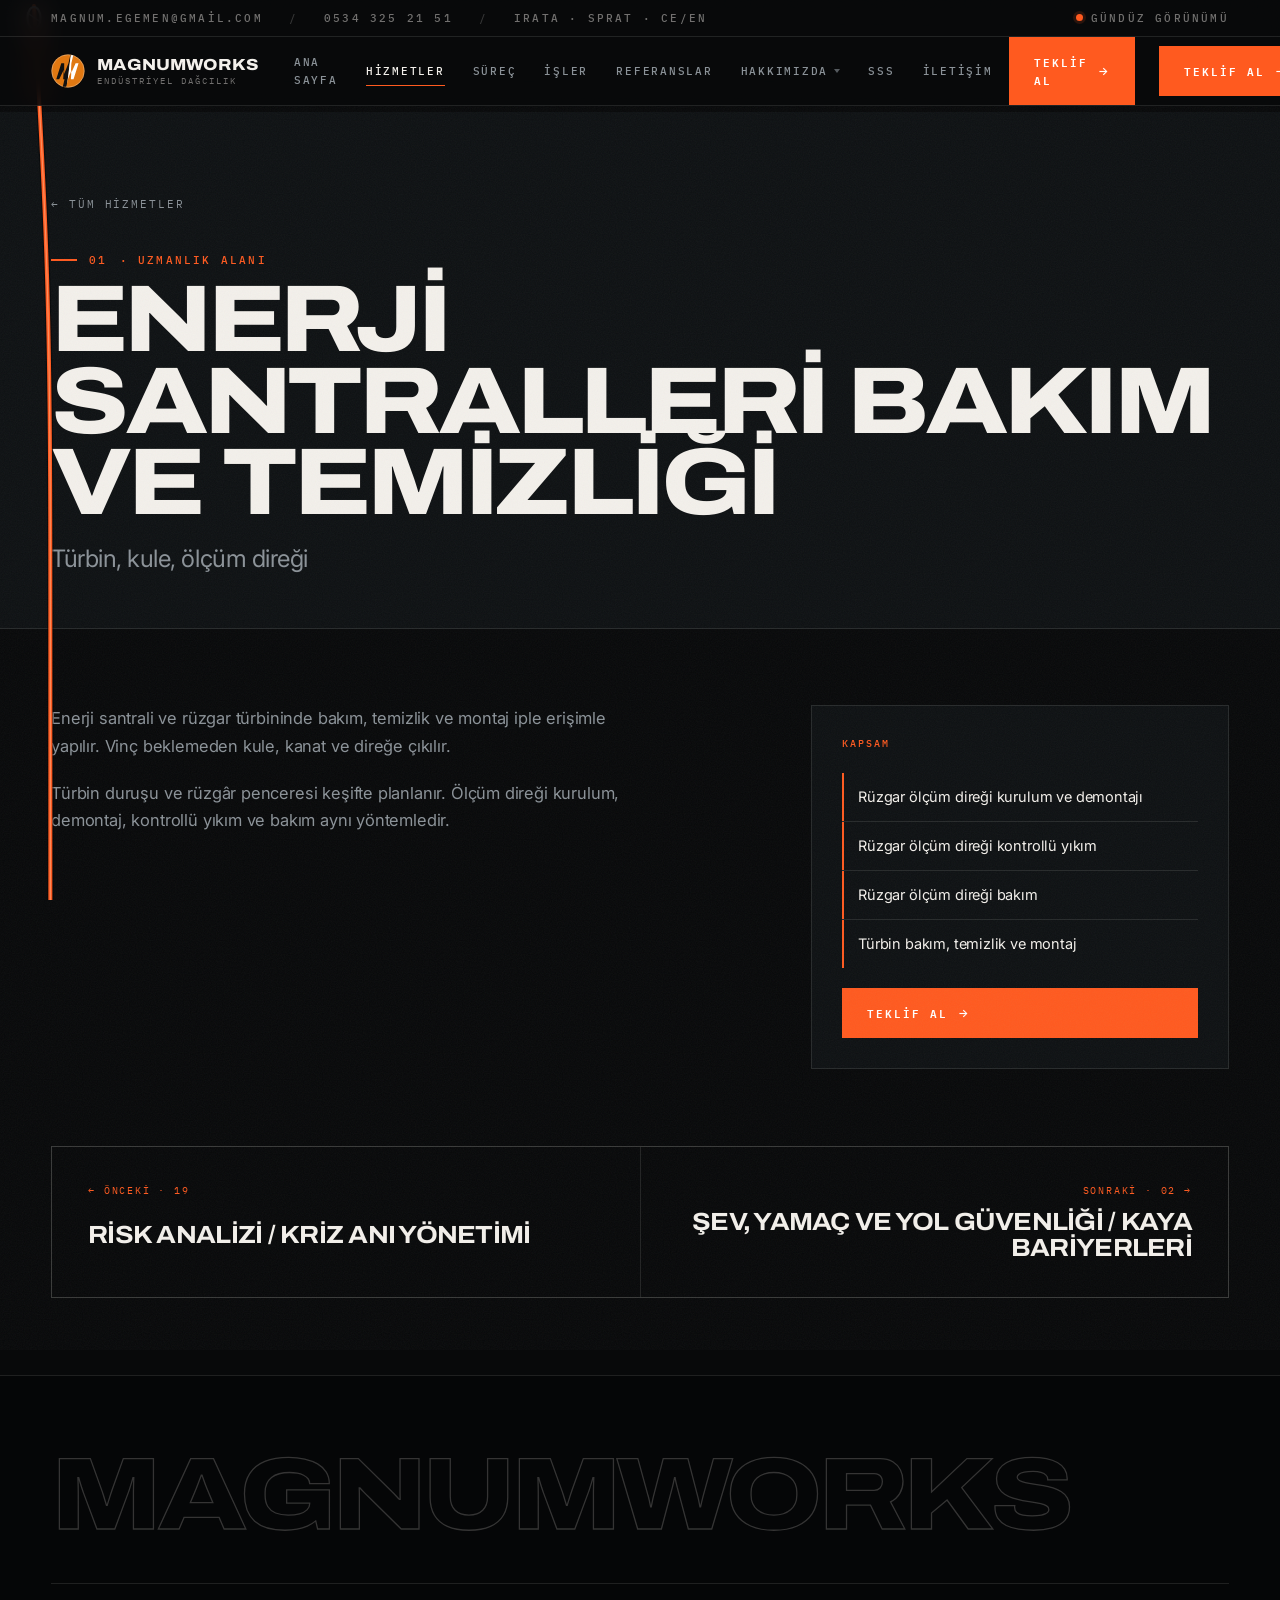
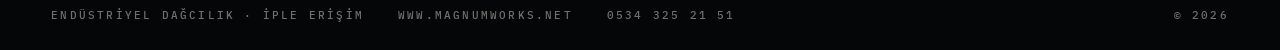
<file: hizmet.html>
<!DOCTYPE html>
<html lang="tr">
  <head>
    <meta charset="UTF-8" />
    <meta name="viewport" content="width=device-width, initial-scale=1.0" />
    <title>Hizmet | MagnumWorks</title>
    <meta name="description" content="MagnumWorks iple erişim hizmeti detayı." />
    <meta name="theme-color" content="#08090a" />
    <link rel="preconnect" href="https://fonts.googleapis.com" />
    <link rel="preconnect" href="https://fonts.gstatic.com" crossorigin />
    <link
      href="https://fonts.googleapis.com/css2?family=Archivo:wdth,wght@62..125,400..900&family=IBM+Plex+Mono:wght@400;500;600&family=Inter:wght@400;500;600&display=swap"
      rel="stylesheet"
    />
    <link rel="stylesheet" href="css/styles.css" />
    <script>
      try {
        if (localStorage.getItem("magnum-theme") === "day") {
          document.documentElement.dataset.theme = "day";
        }
      } catch (err) {}
    </script>
  </head>
  <body class="page-inner">
    <div class="grain" aria-hidden="true"></div>
    <a class="skip-link" href="#icerik">İçeriğe geç</a>
    <div class="progress" aria-hidden="true"></div>

    <header class="hdr is-stuck">
      <div class="hdr-top">
        <div class="shell hdr-top-in mono">
          <a href="mailto:magnum.egemen@gmail.com">magnum.egemen@gmail.com</a>
          <span class="sep hide-sm" aria-hidden="true">/</span>
          <a href="tel:+905343252151">0534 325 21 51</a>
          <span class="sep hide-sm" aria-hidden="true">/</span>
          <span class="hide-sm">IRATA · SPRAT · CE/EN</span>
          <button class="theme-toggle mono" type="button" aria-pressed="false">
            <span data-theme-label>Gündüz görünümü</span>
          </button>
        </div>
      </div>
      <div class="shell hdr-bar">
        <a class="brand" href="index.html" aria-label="MagnumWorks anasayfa">
          <img src="assets/logo-mw.svg" width="42" height="42" alt="" />
          <span class="brand-word">
            <b>MagnumWorks</b>
            <span>Endüstriyel dağcılık</span>
          </span>
        </a>
        <button class="burger" type="button" aria-expanded="false" aria-controls="site-nav" aria-label="Menü">
          <span></span><span></span><span></span>
        </button>
        <nav class="nav" id="site-nav">
          <a class="nav-link" href="index.html">Ana sayfa</a>
          <a class="nav-link is-active" href="index.html#hizmetler">Hizmetler</a>
          <a class="nav-link" href="index.html#surec">Süreç</a>
          <a class="nav-link" href="index.html#isler">İşler</a>
          <a class="nav-link" href="index.html#referanslar">Referanslar</a>
          <div class="nav-drop">
            <button class="nav-link nav-drop-btn" type="button" aria-expanded="false" aria-controls="hakkinda-menu">
              Hakkımızda
            </button>
            <div class="nav-drop-menu" id="hakkinda-menu">
              <a href="index.html#hakkimizda">Magnum Works</a>
              <a href="index.html#sertifikalar">Sertifikalar ve markalar</a>
              <a href="index.html#ekip">Ekibimiz</a>
            </div>
          </div>
          <a class="nav-link" href="index.html#sss">SSS</a>
          <a class="nav-link" href="index.html#iletisim">İletişim</a>
          <a class="btn btn-primary btn-arrow" href="index.html#iletisim">Teklif al</a>
        </nav>
        <a class="btn btn-primary btn-arrow cta-head" href="index.html#iletisim">Teklif al</a>
      </div>
    </header>

    <main id="icerik">
      <section class="svc-hero">
        <div class="shell">
          <a class="back-link" href="index.html#hizmetler">← Tüm hizmetler</a>
          <p class="sec-kicker mono"><span data-n></span> · Uzmanlık alanı</p>
          <h1 data-title></h1>
          <p class="lede" data-dek></p>
        </div>
      </section>

      <section class="svc-body">
        <div class="shell svc-body-grid">
          <article data-body></article>
          <aside class="svc-aside">
            <h2>Kapsam</h2>
            <ul data-items></ul>
            <a class="btn btn-primary btn-arrow" href="index.html#iletisim">Teklif al</a>
          </aside>
        </div>
      </section>

      <section class="gallery" id="galeri" hidden>
        <div class="shell">
          <p class="sec-kicker mono">Galeri</p>
          <div class="gallery-grid" data-gallery></div>
        </div>
      </section>

      <section class="pager-section" aria-label="Diğer hizmetler">
        <div class="shell">
          <div class="pager" data-pager></div>
        </div>
      </section>
    </main>

    <footer class="ftr">
      <div class="shell">
        <p class="ftr-word">MagnumWorks</p>
        <div class="ftr-meta mono">
          <span>Endüstriyel dağcılık · İple erişim</span>
          <a href="https://www.magnumworks.net" rel="noopener">www.magnumworks.net</a>
          <a href="tel:+905343252151">0534 325 21 51</a>
          <span class="grow">© 2026</span>
        </div>
      </div>
    </footer>

    <button class="to-top" type="button" aria-label="Başa dön">
      <svg viewBox="0 0 24 24" fill="none" stroke="currentColor" stroke-width="1.6" aria-hidden="true">
        <path d="M12 19V5M5 12l7-7 7 7" />
      </svg>
    </button>

    <div class="cursor-ring" aria-hidden="true"></div>

    <script src="js/services.js"></script>
    <script src="js/hizmet.js"></script>
    <script src="js/rope.js"></script>
    <script src="js/main.js"></script>
  </body>
</html>
</file>
<file: css/styles.css>
/* ============================================================
   MagnumWorks — "İniş" tasarım sistemi
   Koyu, sinematik, endüstriyel editoryal düzen.
   ============================================================ */

:root {
  color-scheme: dark;

  /* Yüzeyler */
  --void: #08090a;
  --surface: #0e1113;
  --raise: #15181b;
  --sunk: #050607;

  /* Çizgiler */
  --line: rgba(243, 240, 235, 0.11);
  --line-mid: rgba(243, 240, 235, 0.2);
  --line-hard: rgba(243, 240, 235, 0.38);

  /* Metin */
  --bone: #f3f0eb;
  --muted: #8b9298;
  --faint: rgba(243, 240, 235, 0.45);

  /* Marka */
  --accent: #ff5a1f;
  --accent-deep: #c2410c;
  --accent-soft: rgba(255, 90, 31, 0.14);
  --hazard: #f5d000;

  /* Tipografi */
  --sans: "Inter", system-ui, -apple-system, sans-serif;
  --display: "Archivo", "Inter", sans-serif;
  --mono: "IBM Plex Mono", ui-monospace, "SFMono-Regular", monospace;

  --fs-l: clamp(2.2rem, 5.6vw, 4.6rem);
  --fs-m: clamp(1.75rem, 3.4vw, 2.9rem);
  --fs-s: clamp(1.15rem, 1.9vw, 1.5rem);

  /* Ritim */
  --shell: 1320px;
  --gutter: clamp(20px, 4vw, 56px);
  --sec-y: clamp(84px, 11vw, 168px);
  --header-h: 112px;

  --ease: cubic-bezier(0.22, 1, 0.36, 1);
  --ease-io: cubic-bezier(0.65, 0, 0.35, 1);
}

html[data-theme="day"] {
  color-scheme: light;
  --void: #f2efe9;
  --surface: #fbf9f5;
  --raise: #ffffff;
  --sunk: #e8e4dc;
  --line: rgba(10, 12, 14, 0.12);
  --line-mid: rgba(10, 12, 14, 0.22);
  --line-hard: rgba(10, 12, 14, 0.4);
  --bone: #12151800;
  --bone: #121518;
  --muted: #5d646a;
  --faint: rgba(18, 21, 24, 0.5);
  --accent-soft: rgba(255, 90, 31, 0.12);
}

*,
*::before,
*::after {
  box-sizing: border-box;
}

html {
  scroll-behavior: smooth;
  scroll-padding-top: calc(var(--header-h) + 16px);
  -webkit-text-size-adjust: 100%;
}

body {
  margin: 0;
  background: var(--void);
  color: var(--bone);
  font-family: var(--sans);
  font-size: 16px;
  line-height: 1.65;
  letter-spacing: -0.011em;
  overflow-x: hidden;
  -webkit-font-smoothing: antialiased;
}

img {
  display: block;
  max-width: 100%;
}

a {
  color: inherit;
  text-decoration: none;
}

button {
  font: inherit;
  color: inherit;
}

:focus-visible {
  outline: 2px solid var(--accent);
  outline-offset: 3px;
}

::selection {
  background: var(--accent);
  color: #fff;
}

/* ---------- Yardımcılar ---------- */

.shell {
  width: min(var(--shell), calc(100% - var(--gutter) * 2));
  margin-inline: auto;
}

.mono {
  font-family: var(--mono);
  font-size: 11px;
  font-weight: 500;
  letter-spacing: 0.2em;
  text-transform: uppercase;
}

.mono-accent {
  color: var(--accent);
}

.display {
  font-family: var(--display);
  font-weight: 800;
  font-stretch: 112%;
  line-height: 0.9;
  letter-spacing: -0.035em;
  text-transform: uppercase;
  margin: 0;
}

.lede {
  font-size: var(--fs-s);
  line-height: 1.45;
  letter-spacing: -0.02em;
  color: var(--muted);
  margin: 0;
  max-width: 46ch;
}

.skip-link {
  position: absolute;
  left: -9999px;
}

.skip-link:focus {
  left: 16px;
  top: 16px;
  z-index: 200;
  padding: 12px 16px;
  background: var(--accent);
  color: #fff;
}

/* Sinematik film grenli doku */

.grain {
  position: fixed;
  inset: -50%;
  z-index: 90;
  pointer-events: none;
  opacity: 0.05;
  background-image: url("data:image/svg+xml,%3Csvg xmlns='http://www.w3.org/2000/svg' width='240' height='240'%3E%3Cfilter id='n'%3E%3CfeTurbulence type='fractalNoise' baseFrequency='0.85' numOctaves='3' stitchTiles='stitch'/%3E%3C/filter%3E%3Crect width='100%25' height='100%25' filter='url(%23n)'/%3E%3C/svg%3E");
}

@media (prefers-reduced-motion: no-preference) {
  .grain {
    animation: grain-shift 900ms steps(4) infinite;
  }
}

@keyframes grain-shift {
  0% {
    transform: translate(0, 0);
  }
  25% {
    transform: translate(-2%, 1%);
  }
  50% {
    transform: translate(1%, -2%);
  }
  75% {
    transform: translate(-1%, -1%);
  }
}

.progress {
  position: fixed;
  top: 0;
  left: 0;
  right: 0;
  height: 2px;
  z-index: 120;
  background: linear-gradient(90deg, var(--accent), var(--hazard));
  transform: scaleX(var(--progress, 0));
  transform-origin: 0 50%;
  pointer-events: none;
}

.rope-canvas {
  position: fixed;
  inset: 0;
  z-index: 60;
  width: 100%;
  height: 100%;
  pointer-events: none;
}

/* ---------- Başlık ---------- */

.hdr {
  position: fixed;
  inset: 0 0 auto;
  z-index: 100;
  background: color-mix(in srgb, var(--void) 82%, transparent);
  backdrop-filter: blur(14px) saturate(140%);
  border-bottom: 1px solid var(--line);
  transition: background 0.35s var(--ease), border-color 0.35s var(--ease);
}

.hdr-top {
  border-bottom: 1px solid var(--line);
}

.hdr-top-in {
  display: flex;
  align-items: center;
  gap: 26px;
  min-height: 36px;
  color: var(--faint);
}

.hdr-top a:hover {
  color: var(--accent);
}

.hdr-top .sep {
  color: var(--line-mid);
}

.theme-toggle {
  margin-left: auto;
  display: inline-flex;
  align-items: center;
  gap: 8px;
  padding: 0;
  border: 0;
  background: none;
  cursor: pointer;
  color: var(--faint);
  transition: color 0.25s var(--ease);
}

.theme-toggle:hover {
  color: var(--accent);
}

.theme-toggle::before {
  content: "";
  width: 7px;
  height: 7px;
  border-radius: 50%;
  background: var(--accent);
  box-shadow: 0 0 0 3px var(--accent-soft);
}

.hdr-bar {
  display: flex;
  align-items: center;
  gap: 24px;
  min-height: 74px;
  transition: min-height 0.35s var(--ease);
}

.hdr.is-stuck .hdr-bar {
  min-height: 60px;
}

.brand {
  display: inline-flex;
  align-items: center;
  gap: 12px;
  flex-shrink: 0;
}

.brand img {
  width: 42px;
  height: 42px;
  transition: width 0.35s var(--ease), height 0.35s var(--ease);
}

.hdr.is-stuck .brand img {
  width: 34px;
  height: 34px;
}

.brand-word {
  display: grid;
  line-height: 1;
}

.brand-word b {
  font-family: var(--display);
  font-weight: 800;
  font-stretch: 112%;
  font-size: 16px;
  letter-spacing: 0.01em;
  text-transform: uppercase;
}

.brand-word span {
  font-family: var(--mono);
  font-size: 9px;
  letter-spacing: 0.22em;
  text-transform: uppercase;
  color: var(--faint);
  margin-top: 3px;
}

.nav {
  display: flex;
  align-items: center;
  gap: 4px;
  margin-inline: auto;
}

.nav-link {
  position: relative;
  padding: 10px 12px;
  border: 0;
  background: none;
  cursor: pointer;
  font-family: var(--mono);
  font-size: 11px;
  font-weight: 500;
  letter-spacing: 0.16em;
  text-transform: uppercase;
  color: var(--muted);
  transition: color 0.25s var(--ease);
}

.nav-link:hover,
.nav-link.is-active {
  color: var(--bone);
}

.nav-link::after {
  content: "";
  position: absolute;
  left: 12px;
  right: 12px;
  bottom: 4px;
  height: 1.5px;
  background: var(--accent);
  transform: scaleX(0);
  transform-origin: 0 50%;
  transition: transform 0.34s var(--ease);
}

.nav-link:hover::after,
.nav-link.is-active::after {
  transform: scaleX(1);
}

.nav-drop {
  position: relative;
}

.nav-drop-btn {
  display: inline-flex;
  align-items: center;
  gap: 6px;
}

.nav-drop-btn::after {
  content: "";
  width: 0;
  height: 0;
  border-left: 3px solid transparent;
  border-right: 3px solid transparent;
  border-top: 4px solid currentColor;
  opacity: 0.6;
  position: static;
  transform: none;
  background: none;
  transition: none;
}

.nav-drop-menu {
  position: absolute;
  top: calc(100% + 6px);
  left: 0;
  min-width: 290px;
  padding: 8px;
  display: none;
  background: var(--raise);
  border: 1px solid var(--line-mid);
  box-shadow: 0 24px 60px rgba(0, 0, 0, 0.45);
}

.nav-drop:hover .nav-drop-menu,
.nav-drop:focus-within .nav-drop-menu,
.nav-drop.is-open .nav-drop-menu {
  display: grid;
  gap: 2px;
}

.nav-drop-menu a {
  padding: 11px 12px;
  font-size: 13px;
  color: var(--muted);
  border-left: 2px solid transparent;
  transition: color 0.2s var(--ease), background 0.2s var(--ease), border-color 0.2s var(--ease);
}

.nav-drop-menu a:hover {
  color: var(--bone);
  background: var(--accent-soft);
  border-left-color: var(--accent);
}

.burger {
  display: none;
  width: 42px;
  height: 42px;
  margin-left: auto;
  border: 1px solid var(--line-mid);
  background: transparent;
  cursor: pointer;
}

.burger span {
  display: block;
  width: 16px;
  height: 1.5px;
  margin: 4px auto;
  background: var(--bone);
  transition: transform 0.3s var(--ease), opacity 0.2s var(--ease);
}

.burger[aria-expanded="true"] span:nth-child(1) {
  transform: translateY(5.5px) rotate(45deg);
}

.burger[aria-expanded="true"] span:nth-child(2) {
  opacity: 0;
}

.burger[aria-expanded="true"] span:nth-child(3) {
  transform: translateY(-5.5px) rotate(-45deg);
}

/* ---------- Düğmeler ---------- */

.btn {
  display: inline-flex;
  align-items: center;
  gap: 10px;
  padding: 15px 24px;
  border: 1px solid transparent;
  cursor: pointer;
  font-family: var(--mono);
  font-size: 11px;
  font-weight: 600;
  letter-spacing: 0.18em;
  text-transform: uppercase;
  transition: background 0.28s var(--ease), color 0.28s var(--ease), border-color 0.28s var(--ease),
    transform 0.3s var(--ease);
}

.btn-primary {
  background: var(--accent);
  color: #fff;
}

.btn-primary:hover {
  background: var(--bone);
  color: var(--void);
}

.btn-ghost {
  border-color: var(--line-hard);
  color: var(--bone);
}

.btn-ghost:hover {
  border-color: var(--accent);
  color: var(--accent);
}

.btn-arrow::after {
  content: "→";
  font-family: var(--sans);
  transition: transform 0.3s var(--ease);
}

.btn:hover.btn-arrow::after {
  transform: translateX(4px);
}

.cta-head {
  flex-shrink: 0;
}

/* ---------- İniş rayı (sağ kenar) ---------- */

.rail {
  position: fixed;
  right: 26px;
  top: 50%;
  z-index: 80;
  transform: translateY(-50%);
  display: none;
  gap: 14px;
  align-items: center;
  pointer-events: none;
}

.rail-depth {
  font-family: var(--mono);
  font-size: 10px;
  letter-spacing: 0.16em;
  color: var(--faint);
  writing-mode: vertical-rl;
}

.rail-depth b {
  color: var(--accent);
  font-weight: 600;
}

.rail-gauge {
  position: relative;
  width: 12px;
  height: 190px;
  background: repeating-linear-gradient(
    180deg,
    var(--line-mid) 0 1px,
    transparent 1px 10px
  );
}

.rail-gauge::after {
  content: "";
  position: absolute;
  right: -1px;
  top: 0;
  bottom: 0;
  width: 1px;
  background: var(--line-mid);
}

.rail-fill {
  position: absolute;
  right: -1px;
  top: 0;
  width: 1.5px;
  height: calc(var(--p, 0) * 100%);
  background: var(--accent);
}

.rail-cursor {
  position: absolute;
  right: -4px;
  top: calc(var(--p, 0) * 100%);
  width: 8px;
  height: 8px;
  margin-top: -4px;
  background: var(--accent);
  transform: rotate(45deg);
  box-shadow: 0 0 0 4px color-mix(in srgb, var(--accent) 22%, transparent);
}

.rail-marks {
  margin: 0;
  padding: 0;
  list-style: none;
  display: grid;
  gap: 12px;
  justify-items: end;
}

.rail-marks li {
  width: 20px;
  height: 1.5px;
  background: var(--line-mid);
  transition: width 0.35s var(--ease), background 0.35s var(--ease);
}

.rail-marks li.is-on {
  width: 38px;
  background: var(--accent);
}

@media (min-width: 1240px) {
  .rail {
    display: flex;
  }
}

/* ---------- Hero ---------- */

.hero {
  position: relative;
  min-height: 100svh;
  display: grid;
  align-content: end;
  padding: calc(var(--header-h) + 60px) 0 34px;
  overflow: hidden;
  isolation: isolate;

  /* Fotoğrafın üzeri her iki temada da koyu kalır; içindeki tüm öğeler
     bu yerel paletten beslendiği için gündüz modunda da okunur. */
  --void: #08090a;
  --bone: #f3f0eb;
  --muted: rgba(243, 240, 235, 0.74);
  --faint: rgba(243, 240, 235, 0.58);
  --line: rgba(243, 240, 235, 0.14);
  --line-mid: rgba(243, 240, 235, 0.26);
  --line-hard: rgba(243, 240, 235, 0.42);
  color: var(--bone);
}

.hero-media {
  position: absolute;
  inset: 0;
  z-index: -2;
}

.hero-media img {
  width: 100%;
  height: 100%;
  object-fit: cover;
  object-position: center 38%;
  filter: contrast(1.04) saturate(1.06) brightness(0.86);
  transform: scale(1.08);
  will-change: transform;
}

/* Perde yalnızca yazının oturduğu üst ve alt bantta koyulaşır; ortada
   fotoğrafın rengi görünür. */
.hero-media::after {
  content: "";
  position: absolute;
  inset: 0;
  background: linear-gradient(
    180deg,
    rgba(8, 9, 10, 0.62) 0%,
    rgba(8, 9, 10, 0.16) 32%,
    rgba(8, 9, 10, 0.58) 66%,
    rgba(8, 9, 10, 0.88) 92%,
    rgba(8, 9, 10, 0.94) 100%
  );
}

.hero-top {
  position: absolute;
  top: calc(var(--header-h) + 26px);
  left: 0;
  right: 0;
  display: flex;
  gap: 18px;
  align-items: center;
  color: var(--faint);
}

.hero-top .tick {
  flex: 1;
  height: 1px;
  background: linear-gradient(90deg, var(--line-mid), transparent);
}

.hero-in {
  display: grid;
  gap: clamp(22px, 3vw, 34px);
}

.hero-title {
  font-family: var(--display);
  font-weight: 800;
  font-stretch: 110%;
  font-size: clamp(2.4rem, 6.2vw, 5.2rem);
  line-height: 0.92;
  letter-spacing: -0.035em;
  text-transform: uppercase;
  margin: 0;
  max-width: 20ch;
  text-shadow: 0 4px 22px rgba(0, 0, 0, 0.55), 0 1px 3px rgba(0, 0, 0, 0.4);
}

.hero-title .ln {
  display: block;
  overflow: hidden;
}

.hero-title .ln > span {
  display: block;
}

.hero-title em {
  font-style: normal;
  color: var(--accent);
}

.hero-body {
  display: grid;
  grid-template-columns: minmax(0, 1fr) minmax(0, 0.85fr);
  gap: clamp(24px, 4vw, 64px);
  align-items: end;
}

.hero-actions {
  display: flex;
  flex-wrap: wrap;
  gap: 12px;
  margin-top: 22px;
}

.hero-facts {
  margin: 0;
  display: grid;
  grid-template-columns: repeat(3, minmax(0, 1fr));
  gap: 1px;
  background: var(--line);
}

.hero-facts > div {
  background: color-mix(in srgb, var(--void) 55%, transparent);
  backdrop-filter: blur(6px);
  padding: 16px 14px;
}

.hero-facts dt {
  font-family: var(--mono);
  font-size: 9.5px;
  letter-spacing: 0.2em;
  text-transform: uppercase;
  color: var(--accent);
}

.hero-facts dd {
  margin: 6px 0 0;
  font-family: var(--display);
  font-weight: 700;
  font-stretch: 108%;
  font-size: 15px;
  letter-spacing: -0.01em;
  text-transform: uppercase;
  line-height: 1.15;
}

.hero-foot {
  display: flex;
  align-items: center;
  justify-content: space-between;
  gap: 20px;
  margin-top: clamp(26px, 4vw, 48px);
  padding-top: 16px;
  border-top: 1px solid var(--line);
  color: var(--faint);
}

.hero-cue {
  display: inline-flex;
  align-items: center;
  gap: 10px;
  color: var(--faint);
  transition: color 0.25s var(--ease);
}

.hero-cue:hover {
  color: var(--accent);
}

.hero-cue i {
  display: block;
  width: 1.5px;
  height: 26px;
  background: linear-gradient(180deg, var(--accent), transparent);
}

@media (prefers-reduced-motion: no-preference) {
  .hero-cue i {
    animation: cue 2.2s var(--ease) infinite;
  }

  .hero-title .ln > span {
    animation: rise 1.05s var(--ease) backwards;
  }

  .hero-title .ln:nth-child(1) > span {
    animation-delay: 0.05s;
  }
  .hero-title .ln:nth-child(2) > span {
    animation-delay: 0.16s;
  }
  .hero-title .ln:nth-child(3) > span {
    animation-delay: 0.27s;
  }

  .hero-body,
  .hero-foot,
  .hero-top {
    animation: fade 1.1s var(--ease) 0.5s backwards;
  }
}

@keyframes rise {
  from {
    transform: translateY(105%);
  }
}

@keyframes fade {
  from {
    opacity: 0;
  }
}

@keyframes cue {
  0% {
    transform: scaleY(0);
    transform-origin: 50% 0;
  }
  45% {
    transform: scaleY(1);
    transform-origin: 50% 0;
  }
  55% {
    transform: scaleY(1);
    transform-origin: 50% 100%;
  }
  100% {
    transform: scaleY(0);
    transform-origin: 50% 100%;
  }
}

/* ---------- Tehlike şeridi ---------- */

.tape {
  position: relative;
  overflow: hidden;
  background: var(--hazard);
  color: #0a0b0c;
  border-block: 1px solid rgba(0, 0, 0, 0.35);
}

.tape-track {
  display: flex;
  width: max-content;
  padding: 11px 0;
  gap: 0;
}

@media (prefers-reduced-motion: no-preference) {
  .tape-track {
    animation: tape 34s linear infinite;
  }
}

.tape-track span {
  font-family: var(--display);
  font-weight: 800;
  font-stretch: 108%;
  font-size: 13px;
  letter-spacing: 0.08em;
  text-transform: uppercase;
  padding-inline: 22px;
  white-space: nowrap;
  display: inline-flex;
  align-items: center;
  gap: 22px;
}

.tape-track span::after {
  content: "";
  width: 7px;
  height: 7px;
  background: #0a0b0c;
  transform: rotate(45deg);
}

@keyframes tape {
  from {
    transform: translateX(0);
  }
  to {
    transform: translateX(-50%);
  }
}

/* ---------- Bölüm iskeleti ---------- */

.sec {
  padding: var(--sec-y) 0;
  position: relative;
}

.sec-head {
  display: grid;
  grid-template-columns: minmax(0, 0.9fr) minmax(0, 1.1fr);
  gap: clamp(20px, 4vw, 64px);
  align-items: end;
  padding-bottom: 26px;
  margin-bottom: clamp(36px, 5vw, 66px);
  border-bottom: 1px solid var(--line);
}

.sec-head h2 {
  font-family: var(--display);
  font-weight: 800;
  font-stretch: 114%;
  font-size: var(--fs-l);
  line-height: 0.88;
  letter-spacing: -0.04em;
  text-transform: uppercase;
  margin: 10px 0 0;
}

.sec-kicker {
  display: flex;
  align-items: center;
  gap: 12px;
  margin: 0;
  color: var(--accent);
}

.sec-kicker::before {
  content: "";
  width: 26px;
  height: 1.5px;
  background: var(--accent);
}

/* ---------- Rakamlar ---------- */

.stats {
  background: var(--surface);
  border-block: 1px solid var(--line);
}

.stats-grid {
  display: grid;
  grid-template-columns: repeat(4, minmax(0, 1fr));
  gap: 1px;
  background: var(--line);
}

.stat {
  background: var(--surface);
  padding: clamp(26px, 3.4vw, 46px) clamp(18px, 2vw, 30px);
  display: grid;
  gap: 12px;
  position: relative;
  overflow: hidden;
}

.stat::after {
  content: "";
  position: absolute;
  left: 0;
  bottom: 0;
  width: 100%;
  height: 2px;
  background: var(--accent);
  transform: scaleX(0);
  transform-origin: 0 50%;
  transition: transform 0.6s var(--ease);
}

.stat.is-visible::after {
  transform: scaleX(1);
}

.stat-ico {
  width: 40px;
  height: 40px;
}

.stat-ico path,
.stat-ico circle,
.stat-ico rect {
  fill: none;
  stroke: var(--bone);
  stroke-width: 1.5;
  stroke-linecap: round;
  stroke-linejoin: round;
}

.stat-ico .accent {
  stroke: var(--accent);
  stroke-width: 2;
}

.stat-ico .fine {
  stroke-width: 1;
  opacity: 0.4;
}

.stat-n {
  font-family: var(--display);
  font-weight: 800;
  font-stretch: 120%;
  font-size: clamp(2.6rem, 5vw, 4.4rem);
  line-height: 0.82;
  letter-spacing: -0.05em;
  margin: 0;
}

.stat h3 {
  margin: 0;
  font-family: var(--mono);
  font-size: 10.5px;
  font-weight: 500;
  letter-spacing: 0.18em;
  text-transform: uppercase;
  color: var(--muted);
}

/* ---------- Manifesto ---------- */

.manifesto {
  background: var(--void);
}

.manifesto-grid {
  display: grid;
  grid-template-columns: repeat(3, minmax(0, 1fr));
  gap: 1px;
  background: var(--line);
  border-block: 1px solid var(--line);
}

.manifesto-grid article {
  background: var(--void);
  padding: clamp(28px, 3vw, 44px) clamp(20px, 2.4vw, 34px) clamp(34px, 4vw, 52px);
  position: relative;
}

.manifesto-grid article::before {
  content: attr(data-n);
  position: absolute;
  right: clamp(14px, 2vw, 26px);
  top: 10px;
  font-family: var(--display);
  font-weight: 800;
  font-size: clamp(3.4rem, 6vw, 5.6rem);
  line-height: 1;
  letter-spacing: -0.06em;
  color: transparent;
  -webkit-text-stroke: 1.2px var(--line-mid);
  pointer-events: none;
}

.manifesto-grid h3 {
  margin: 0 0 12px;
  font-family: var(--display);
  font-weight: 700;
  font-stretch: 110%;
  font-size: 1.15rem;
  letter-spacing: 0.02em;
  text-transform: uppercase;
  color: var(--accent);
}

.manifesto-grid p {
  margin: 0;
  color: var(--muted);
  max-width: 34ch;
}

.manifesto-lead {
  font-family: var(--display);
  font-weight: 800;
  font-stretch: 116%;
  font-size: clamp(2rem, 4.6vw, 3.6rem);
  line-height: 0.94;
  letter-spacing: -0.04em;
  text-transform: uppercase;
  margin: 0 0 clamp(28px, 4vw, 52px);
  max-width: 26ch;
}

.manifesto-lead em {
  font-style: normal;
  color: var(--accent);
}

/* ---------- Hizmetler (editoryal indeks) ---------- */

.services {
  background: var(--surface);
  border-block: 1px solid var(--line);
}

.svc-layout {
  display: grid;
  grid-template-columns: minmax(0, 1.15fr) minmax(0, 0.85fr);
  gap: clamp(28px, 5vw, 80px);
  align-items: start;
}

.svc-index {
  border-top: 1px solid var(--line);
}

.svc-row {
  display: grid;
  grid-template-columns: 3.2rem minmax(0, 1fr) auto;
  gap: clamp(12px, 2vw, 26px);
  align-items: center;
  padding: clamp(20px, 2.4vw, 30px) 0;
  border-bottom: 1px solid var(--line);
  position: relative;
  isolation: isolate;
  transition: padding-left 0.4s var(--ease);
  color: inherit;
}

.svc-row::before {
  content: "";
  position: absolute;
  inset: 0 -20px;
  z-index: -1;
  background: linear-gradient(90deg, var(--accent-soft), transparent 70%);
  opacity: 0;
  transition: opacity 0.4s var(--ease);
}

.svc-row:hover::before,
.svc-row.is-on::before {
  opacity: 1;
}

.svc-row:hover,
.svc-row.is-on {
  padding-left: 14px;
}

.svc-n {
  font-family: var(--mono);
  font-size: 11px;
  letter-spacing: 0.12em;
  color: var(--accent);
}

.svc-row h3 {
  margin: 0;
  font-family: var(--display);
  font-weight: 700;
  font-stretch: 110%;
  font-size: clamp(1.3rem, 2.5vw, 2.05rem);
  line-height: 1.02;
  letter-spacing: -0.03em;
  text-transform: uppercase;
  transition: color 0.28s var(--ease);
}

.svc-row:hover h3,
.svc-row.is-on h3 {
  color: var(--accent);
}

.svc-row p {
  margin: 6px 0 0;
  font-family: var(--mono);
  font-size: 10.5px;
  letter-spacing: 0.14em;
  text-transform: uppercase;
  color: var(--muted);
}

.svc-links {
  margin: 12px 0 0;
  padding: 0;
  list-style: none;
  display: flex;
  flex-wrap: wrap;
  gap: 6px 8px;
}

.svc-links a {
  display: inline-block;
  padding: 5px 10px;
  border: 1px solid var(--line);
  font-size: 12px;
  color: var(--muted);
  transition: color 0.22s var(--ease), border-color 0.22s var(--ease), background 0.22s var(--ease);
}

.svc-links a:hover {
  color: var(--bone);
  border-color: var(--accent);
  background: var(--accent-soft);
}

.svc-stage {
  position: sticky;
  top: calc(var(--header-h) + 40px);
  border: 1px solid var(--line);
  background: var(--void);
  padding: clamp(18px, 2vw, 26px);
  display: grid;
  gap: 16px;
  overflow: hidden;
}

.svc-stage-art {
  position: relative;
  aspect-ratio: 4 / 3;
  display: grid;
  place-items: center;
  background: linear-gradient(160deg, var(--raise), var(--void));
}

.svc-stage-art::before {
  content: "";
  position: absolute;
  inset: 0;
  background-image: linear-gradient(var(--line) 1px, transparent 1px),
    linear-gradient(90deg, var(--line) 1px, transparent 1px);
  background-size: 34px 34px;
  opacity: 0.5;
}

.svc-stage-art > * {
  position: relative;
  width: 82%;
  height: auto;
}

.svc-stage-art svg path,
.svc-stage-art svg circle,
.svc-stage-art svg rect,
.svc-stage-art svg line,
.svc-stage-art svg polyline,
.svc-stage-art svg ellipse {
  fill: none;
  stroke: var(--bone);
  stroke-width: 1.2;
  stroke-linecap: round;
  stroke-linejoin: round;
}

.svc-stage-art svg .accent {
  stroke: var(--accent);
  stroke-width: 1.9;
}

.svc-stage-art svg .fine {
  stroke-width: 0.85;
  opacity: 0.45;
}

.svc-stage-art img {
  filter: invert(1) hue-rotate(180deg);
}

html[data-theme="day"] .svc-stage-art img {
  filter: none;
}

.svc-stage-meta {
  display: grid;
  gap: 8px;
}

.svc-stage-meta strong {
  font-family: var(--display);
  font-weight: 700;
  font-stretch: 108%;
  font-size: 1.05rem;
  letter-spacing: -0.01em;
  text-transform: uppercase;
}

.svc-stage-meta ul {
  margin: 0;
  padding: 0;
  list-style: none;
  display: flex;
  flex-wrap: wrap;
  gap: 6px 14px;
}

.svc-stage-meta li {
  font-size: 12.5px;
  color: var(--muted);
}

.svc-stage-meta li::before {
  content: "— ";
  color: var(--accent);
}

.svc-fade {
  opacity: 0;
  transition: opacity 0.22s var(--ease-io);
}

/* ---------- İniş / süreç ---------- */

.descent {
  background: var(--void);
}

.descent-list {
  margin: 0;
  padding: 0;
  list-style: none;
  display: grid;
}

.descent-step {
  display: grid;
  grid-template-columns: clamp(70px, 12vw, 160px) minmax(0, 1fr) minmax(0, 1fr);
  gap: clamp(16px, 3vw, 48px);
  align-items: start;
  padding: clamp(26px, 3.6vw, 46px) 0;
  border-top: 1px solid var(--line);
}

.descent-step:last-child {
  border-bottom: 1px solid var(--line);
}

.descent-floor {
  font-family: var(--mono);
  font-size: 10.5px;
  letter-spacing: 0.18em;
  text-transform: uppercase;
  color: var(--accent);
  display: grid;
  gap: 8px;
}

.descent-floor b {
  font-family: var(--display);
  font-weight: 800;
  font-stretch: 118%;
  font-size: clamp(2.2rem, 4.4vw, 3.6rem);
  line-height: 0.82;
  letter-spacing: -0.05em;
  color: transparent;
  -webkit-text-stroke: 1.4px var(--line-hard);
  transition: -webkit-text-stroke-color 0.4s var(--ease), color 0.4s var(--ease);
}

.descent-step:hover .descent-floor b {
  color: var(--accent);
  -webkit-text-stroke-color: transparent;
}

.descent-step h3 {
  margin: 0;
  font-family: var(--display);
  font-weight: 700;
  font-stretch: 112%;
  font-size: clamp(1.5rem, 3vw, 2.4rem);
  line-height: 0.98;
  letter-spacing: -0.035em;
  text-transform: uppercase;
}

.descent-step p {
  margin: 0;
  color: var(--muted);
  max-width: 44ch;
}

/* ---------- İşler ---------- */

.works {
  background: var(--surface);
  border-block: 1px solid var(--line);
}

.work-list {
  border-top: 1px solid var(--line);
}

.work-row {
  display: grid;
  grid-template-columns: 3.2rem minmax(0, 1fr) auto 1.6rem;
  gap: clamp(12px, 2vw, 24px);
  align-items: baseline;
  padding: clamp(16px, 2vw, 24px) 0;
  border-bottom: 1px solid var(--line);
  color: inherit;
  position: relative;
  isolation: isolate;
  transition: padding-left 0.4s var(--ease);
}

a.work-row::before {
  content: "";
  position: absolute;
  inset: 0 -20px;
  z-index: -1;
  background: linear-gradient(90deg, var(--accent-soft), transparent 70%);
  opacity: 0;
  transition: opacity 0.4s var(--ease);
}

a.work-row:hover::before {
  opacity: 1;
}

a.work-row:hover {
  padding-left: 14px;
}

.work-row span {
  font-family: var(--mono);
  font-size: 11px;
  color: var(--accent);
}

.work-row strong {
  font-family: var(--display);
  font-weight: 700;
  font-stretch: 110%;
  font-size: clamp(1.1rem, 2.1vw, 1.6rem);
  letter-spacing: -0.03em;
  text-transform: uppercase;
  transition: color 0.28s var(--ease);
}

a.work-row:hover strong {
  color: var(--accent);
}

.work-row em {
  font-style: normal;
  font-family: var(--mono);
  font-size: 10px;
  letter-spacing: 0.16em;
  text-transform: uppercase;
  color: var(--muted);
}

a.work-row::after {
  content: "→";
  align-self: center;
  color: var(--accent);
  opacity: 0;
  transform: translateX(-8px);
  transition: opacity 0.3s var(--ease), transform 0.3s var(--ease);
}

a.work-row:hover::after {
  opacity: 1;
  transform: translateX(0);
}

/* ---------- Referanslar ---------- */

.refs {
  background: var(--sunk);
  border-block: 1px solid var(--line);
  overflow: hidden;
}

.refs-marquee {
  overflow: hidden;
  border-block: 1px solid var(--line);
  background: var(--void);
  mask-image: linear-gradient(90deg, transparent, #000 7%, #000 93%, transparent);
  -webkit-mask-image: linear-gradient(90deg, transparent, #000 7%, #000 93%, transparent);
  margin-bottom: clamp(30px, 4vw, 54px);
}

.refs-track {
  display: flex;
  width: max-content;
  margin: 0;
  padding: 0;
  list-style: none;
}

@media (prefers-reduced-motion: no-preference) {
  .refs-track {
    animation: drift 62s linear infinite;
  }
}

.refs-marquee:hover .refs-track {
  animation-play-state: paused;
}

@keyframes drift {
  from {
    transform: translateX(0);
  }
  to {
    transform: translateX(-50%);
  }
}

.refs-track li {
  flex: 0 0 auto;
  padding: 20px 0;
  border-right: 1px solid var(--line);
}

.refs-chip {
  display: flex;
  align-items: center;
  gap: 12px;
  padding: 0 26px;
  font-family: var(--display);
  font-weight: 700;
  font-stretch: 106%;
  font-size: 13px;
  letter-spacing: 0.04em;
  text-transform: uppercase;
  color: var(--muted);
  white-space: nowrap;
  transition: color 0.3s var(--ease);
}

.refs-chip::before {
  content: "";
  width: 5px;
  height: 5px;
  background: var(--accent);
  flex-shrink: 0;
}

.refs-track li:hover .refs-chip {
  color: var(--bone);
}

.refs-wall {
  margin: 0;
  padding: 0;
  list-style: none;
  display: grid;
  grid-template-columns: repeat(auto-fill, minmax(210px, 1fr));
  gap: 1px;
  background: var(--line);
  border: 1px solid var(--line);
}

.refs-wall li {
  background: var(--sunk);
  padding: 16px 18px;
  font-size: 13.5px;
  color: var(--muted);
  transition: background 0.3s var(--ease), color 0.3s var(--ease);
}

.refs-wall li:hover {
  background: var(--accent);
  color: #fff;
}

/* ---------- Hakkımızda ---------- */

.about {
  background: var(--void);
}

.about-grid {
  display: grid;
  grid-template-columns: minmax(0, 1.2fr) minmax(0, 0.8fr);
  gap: clamp(28px, 5vw, 78px);
  align-items: start;
}

.about-copy h3 {
  margin: 0 0 20px;
  font-family: var(--display);
  font-weight: 800;
  font-stretch: 116%;
  font-size: clamp(1.7rem, 3.6vw, 2.8rem);
  line-height: 0.96;
  letter-spacing: -0.04em;
  text-transform: uppercase;
}

.about-copy p {
  color: var(--muted);
  max-width: 52ch;
}

.spec {
  margin: 0;
  display: grid;
  gap: 1px;
  background: var(--line);
  border: 1px solid var(--line);
}

.spec > div {
  background: var(--void);
  padding: 15px 18px;
  display: grid;
  gap: 4px;
}

.spec dt {
  font-family: var(--mono);
  font-size: 9.5px;
  letter-spacing: 0.2em;
  text-transform: uppercase;
  color: var(--accent);
}

.spec dd {
  margin: 0;
  font-size: 14.5px;
}

/* ---------- Sertifikalar ---------- */

.certs {
  background: var(--surface);
  border-block: 1px solid var(--line);
}

.cert-grid {
  display: grid;
  grid-template-columns: repeat(4, minmax(0, 1fr));
  gap: 1px;
  background: var(--line);
  border: 1px solid var(--line);
  margin-bottom: clamp(30px, 4vw, 54px);
}

.cert-grid article {
  background: var(--surface);
  padding: clamp(22px, 2.6vw, 34px) clamp(18px, 2vw, 26px);
  display: grid;
  gap: 10px;
  align-content: start;
}

.cert-grid span {
  font-family: var(--mono);
  font-size: 10.5px;
  letter-spacing: 0.18em;
  color: var(--accent);
}

.cert-grid h3 {
  margin: 0;
  font-family: var(--display);
  font-weight: 700;
  font-stretch: 110%;
  font-size: 1.2rem;
  letter-spacing: -0.01em;
  text-transform: uppercase;
}

.cert-grid p {
  margin: 0;
  font-size: 14px;
  color: var(--muted);
}

.brands {
  border: 1px solid var(--line);
  background: var(--raise);
  padding: 18px 22px;
  margin: 0;
  display: grid;
  gap: 14px;
}

.brands figcaption {
  font-family: var(--mono);
  font-size: 10px;
  letter-spacing: 0.2em;
  text-transform: uppercase;
  color: var(--muted);
}

.brands img {
  width: 100%;
  height: auto;
  filter: invert(1) grayscale(1) contrast(1.1);
  opacity: 0.86;
}

html[data-theme="day"] .brands img {
  filter: grayscale(1) contrast(1.05);
}

/* ---------- Ekip ---------- */

.team {
  background: var(--void);
}

.team-grid {
  display: grid;
  grid-template-columns: repeat(auto-fit, minmax(260px, 1fr));
  gap: 1px;
  background: var(--line);
  border: 1px solid var(--line);
}

.team-grid article {
  background: var(--void);
  padding: clamp(24px, 3vw, 38px);
  display: grid;
  gap: 8px;
}

.team-grid span {
  font-family: var(--mono);
  font-size: 10px;
  letter-spacing: 0.2em;
  text-transform: uppercase;
  color: var(--accent);
}

.team-grid strong {
  font-family: var(--display);
  font-weight: 700;
  font-stretch: 110%;
  font-size: clamp(1.2rem, 2.2vw, 1.7rem);
  letter-spacing: -0.03em;
  text-transform: uppercase;
}

.team-grid p {
  margin: 0;
  color: var(--muted);
  font-size: 14px;
}

/* ---------- SSS ---------- */

.faq {
  background: var(--surface);
  border-block: 1px solid var(--line);
}

.faq-list {
  border-top: 1px solid var(--line);
}

.faq-list details {
  border-bottom: 1px solid var(--line);
}

.faq-list summary {
  cursor: pointer;
  list-style: none;
  display: grid;
  grid-template-columns: 3.2rem minmax(0, 1fr) 2rem;
  gap: clamp(10px, 2vw, 22px);
  align-items: center;
  padding: clamp(18px, 2.2vw, 26px) 0;
  font-family: var(--display);
  font-weight: 700;
  font-stretch: 110%;
  font-size: clamp(1.1rem, 2.1vw, 1.6rem);
  letter-spacing: -0.03em;
  text-transform: uppercase;
  transition: color 0.25s var(--ease);
}

.faq-list summary::-webkit-details-marker {
  display: none;
}

.faq-list summary:hover {
  color: var(--accent);
}

.faq-list summary i {
  font-family: var(--mono);
  font-style: normal;
  font-size: 11px;
  letter-spacing: 0.12em;
  color: var(--accent);
  text-transform: none;
}

.faq-sign {
  justify-self: end;
  position: relative;
  width: 15px;
  height: 15px;
}

.faq-sign::before,
.faq-sign::after {
  content: "";
  position: absolute;
  inset: 50% 0 auto;
  height: 1.5px;
  background: var(--accent);
}

.faq-sign::after {
  transform: rotate(90deg);
  transition: transform 0.35s var(--ease);
}

.faq-list details[open] .faq-sign::after {
  transform: rotate(0deg);
}

.faq-a {
  display: grid;
  grid-template-rows: 0fr;
  transition: grid-template-rows 0.45s var(--ease);
}

.faq-list details[open] .faq-a {
  grid-template-rows: 1fr;
}

.faq-a-in {
  overflow: hidden;
  min-height: 0;
}

.faq-a p {
  margin: 0 0 24px;
  padding-left: clamp(0px, 3.2rem, 3.2rem);
  color: var(--muted);
  max-width: 62ch;
}

/* ---------- İletişim ---------- */

.contact {
  position: relative;
  background: var(--void);
  overflow: hidden;
}

.contact::before {
  content: "";
  position: absolute;
  inset: 0;
  pointer-events: none;
  background: radial-gradient(600px circle at var(--spot-x, 50%) var(--spot-y, 20%), var(--accent-soft), transparent 65%);
  opacity: var(--spot-o, 0);
  transition: opacity 0.5s var(--ease);
}

.contact > .shell {
  position: relative;
}

.contact-title {
  font-family: var(--display);
  font-weight: 800;
  font-stretch: 114%;
  font-size: clamp(2.4rem, 7vw, 5.4rem);
  line-height: 0.88;
  letter-spacing: -0.045em;
  text-transform: uppercase;
  margin: 12px 0 0;
}

.contact-title em {
  font-style: normal;
  color: var(--accent);
}

.contact-grid {
  display: grid;
  grid-template-columns: minmax(0, 1fr) minmax(0, 0.95fr);
  gap: clamp(30px, 5vw, 76px);
  align-items: start;
  margin-top: clamp(34px, 5vw, 62px);
  padding-top: clamp(30px, 4vw, 48px);
  border-top: 1px solid var(--line);
}

.contact-meta {
  margin: 0;
  display: grid;
  gap: 1px;
  background: var(--line);
  border: 1px solid var(--line);
}

.contact-meta > div {
  background: var(--void);
  padding: 16px 18px;
  display: grid;
  grid-template-columns: 96px minmax(0, 1fr);
  gap: 14px;
  align-items: baseline;
}

.contact-meta dt {
  font-family: var(--mono);
  font-size: 9.5px;
  letter-spacing: 0.2em;
  text-transform: uppercase;
  color: var(--accent);
}

.contact-meta dd {
  margin: 0;
  font-size: 15px;
}

.contact-meta a:hover {
  color: var(--accent);
}

.form {
  display: grid;
  gap: 20px;
}

.form label {
  display: grid;
  gap: 8px;
  font-family: var(--mono);
  font-size: 9.5px;
  letter-spacing: 0.2em;
  text-transform: uppercase;
  color: var(--muted);
}

.form input,
.form textarea {
  width: 100%;
  padding: 13px 14px;
  border: 1px solid var(--line-mid);
  border-radius: 0;
  background: color-mix(in srgb, var(--raise) 70%, transparent);
  color: var(--bone);
  font: inherit;
  transition: border-color 0.25s var(--ease), background 0.25s var(--ease);
}

.form input:focus,
.form textarea:focus {
  outline: none;
  border-color: var(--accent);
  background: var(--raise);
}

.form textarea {
  min-height: 132px;
  resize: vertical;
}

.form-note {
  margin: 0;
  font-size: 12.5px;
  color: var(--faint);
}

/* ---------- Alt bilgi ---------- */

.ftr {
  background: var(--sunk);
  border-top: 1px solid var(--line);
  padding: clamp(40px, 6vw, 76px) 0 26px;
  overflow: hidden;
}

.ftr-word {
  font-family: var(--display);
  font-weight: 800;
  font-stretch: 118%;
  font-size: clamp(2.2rem, 8vw, 6.4rem);
  line-height: 0.85;
  letter-spacing: -0.05em;
  text-transform: uppercase;
  margin: 0 0 clamp(24px, 4vw, 44px);
  color: transparent;
  -webkit-text-stroke: 1.3px var(--line-mid);
  white-space: nowrap;
}

.ftr-meta {
  display: flex;
  flex-wrap: wrap;
  gap: 14px 34px;
  padding-top: 22px;
  border-top: 1px solid var(--line);
  color: var(--faint);
}

.ftr-meta a:hover {
  color: var(--accent);
}

.ftr-meta .grow {
  margin-left: auto;
}

.to-top {
  position: fixed;
  right: 20px;
  bottom: 20px;
  z-index: 110;
  width: 44px;
  height: 44px;
  display: grid;
  place-items: center;
  border: 1px solid var(--line-hard);
  background: color-mix(in srgb, var(--void) 80%, transparent);
  backdrop-filter: blur(8px);
  color: var(--bone);
  cursor: pointer;
  opacity: 0;
  pointer-events: none;
  transition: opacity 0.35s var(--ease), border-color 0.25s var(--ease), color 0.25s var(--ease);
}

.to-top.is-visible {
  opacity: 1;
  pointer-events: auto;
}

.to-top:hover {
  border-color: var(--accent);
  color: var(--accent);
}

.to-top svg {
  width: 15px;
  height: 15px;
}

/* ---------- Hizmet detay sayfası ---------- */

.page-inner {
  padding-top: var(--header-h);
}

.svc-hero {
  padding: clamp(44px, 6vw, 88px) 0 clamp(30px, 4vw, 52px);
  border-bottom: 1px solid var(--line);
  background: var(--surface);
}

.back-link {
  display: inline-flex;
  align-items: center;
  gap: 10px;
  margin-bottom: clamp(22px, 3vw, 38px);
  font-family: var(--mono);
  font-size: 10.5px;
  letter-spacing: 0.18em;
  text-transform: uppercase;
  color: var(--muted);
  transition: color 0.25s var(--ease), gap 0.25s var(--ease);
}

.back-link:hover {
  color: var(--accent);
  gap: 14px;
}

.svc-hero h1 {
  margin: 10px 0 18px;
  font-family: var(--display);
  font-weight: 800;
  font-stretch: 118%;
  font-size: clamp(2.4rem, 7.4vw, 6rem);
  line-height: 0.86;
  letter-spacing: -0.045em;
  text-transform: uppercase;
  max-width: 24ch;
}

.svc-hero .lede {
  max-width: 34ch;
}

.svc-body {
  background: var(--void);
  padding: clamp(46px, 6vw, 96px) 0;
}

.svc-body-grid {
  display: grid;
  grid-template-columns: minmax(0, 1.25fr) minmax(0, 0.75fr);
  gap: clamp(28px, 5vw, 76px);
  align-items: start;
}

.svc-body-grid article p {
  margin: 0 0 20px;
  color: var(--muted);
  font-size: 1.03rem;
  max-width: 60ch;
}

.svc-aside {
  border: 1px solid var(--line);
  background: var(--surface);
  padding: clamp(20px, 2.4vw, 30px);
  display: grid;
  gap: 20px;
}

.svc-aside h2 {
  margin: 0;
  font-family: var(--mono);
  font-size: 10px;
  font-weight: 500;
  letter-spacing: 0.2em;
  text-transform: uppercase;
  color: var(--accent);
}

.svc-aside ul {
  margin: 0;
  padding: 0;
  list-style: none;
  display: grid;
  gap: 1px;
  background: var(--line);
}

.svc-aside li {
  background: var(--surface);
  padding: 12px 0 12px 14px;
  border-left: 2px solid var(--accent);
  font-size: 14.5px;
}

.gallery {
  background: var(--surface);
  border-top: 1px solid var(--line);
  padding: clamp(46px, 6vw, 96px) 0;
}

.gallery-grid {
  display: grid;
  grid-template-columns: repeat(3, minmax(0, 1fr));
  gap: 1px;
  background: var(--line);
}

.gallery-grid figure {
  margin: 0;
  aspect-ratio: 4 / 3;
  overflow: hidden;
  background: var(--raise);
}

.gallery-grid img {
  width: 100%;
  height: 100%;
  object-fit: cover;
}

.pager-section {
  background: var(--void);
  padding: 0 0 clamp(46px, 6vw, 96px);
}

.pager {
  display: grid;
  grid-template-columns: 1fr 1fr;
  gap: 1px;
  background: var(--line);
  border: 1px solid var(--line);
}

.pager-link {
  background: var(--void);
  padding: clamp(22px, 3vw, 36px);
  display: grid;
  gap: 10px;
  color: inherit;
  transition: background 0.3s var(--ease);
}

.pager-link:hover {
  background: var(--surface);
}

.pager-link.is-next {
  text-align: right;
}

.pager-link span {
  font-family: var(--mono);
  font-size: 10px;
  letter-spacing: 0.18em;
  text-transform: uppercase;
  color: var(--accent);
}

.pager-link strong {
  font-family: var(--display);
  font-weight: 700;
  font-stretch: 110%;
  font-size: clamp(1.05rem, 2.2vw, 1.55rem);
  line-height: 1.05;
  letter-spacing: -0.03em;
  text-transform: uppercase;
  transition: color 0.25s var(--ease);
}

.pager-link:hover strong {
  color: var(--accent);
}

/* ---------- Kaydırma ile ortaya çıkma ---------- */

[data-reveal] {
  opacity: 0;
  transform: translateY(26px);
  transition: opacity 0.8s var(--ease), transform 0.8s var(--ease);
  transition-delay: var(--d, 0s);
}

[data-reveal].is-visible {
  opacity: 1;
  transform: none;
}

/* Halat imleç durumları */

body.is-rope-near .cursor-ring {
  width: 44px;
  height: 44px;
  margin: -22px 0 0 -22px;
  background: var(--accent-soft);
  border-style: dashed;
}

body.is-rope-held .cursor-ring {
  width: 26px;
  height: 26px;
  margin: -13px 0 0 -13px;
  background: var(--accent);
  border-color: var(--accent);
}

.rope-hint {
  color: var(--accent);
}

@media (max-width: 1000px) {
  .rope-hint {
    display: none;
  }
}

/* ---------- Donanım ---------- */

.gear {
  background: var(--void);
}

.gear-grid {
  display: grid;
  grid-template-columns: repeat(3, minmax(0, 1fr));
  gap: 1px;
  background: var(--line);
  border: 1px solid var(--line);
}

.gear-grid article {
  background: var(--void);
  padding: clamp(24px, 3vw, 38px);
  display: grid;
  gap: 14px;
  align-content: start;
  transition: background 0.35s var(--ease);
}

.gear-grid article:hover {
  background: var(--surface);
}

.gear-grid svg {
  width: 74px;
  height: 74px;
}

.gear-grid svg path,
.gear-grid svg rect,
.gear-grid svg circle {
  fill: none;
  stroke: var(--bone);
  stroke-width: 1.6;
  stroke-linecap: round;
  stroke-linejoin: round;
}

.gear-grid svg .accent {
  stroke: var(--accent);
  stroke-width: 2.1;
}

.gear-grid svg .fine {
  stroke-width: 1;
  opacity: 0.4;
}

@media (prefers-reduced-motion: no-preference) {
  .gear-grid article:hover svg .accent {
    stroke-dasharray: 5 7;
    animation: gear-dash 1.3s linear infinite;
  }
}

@keyframes gear-dash {
  to {
    stroke-dashoffset: -24;
  }
}

.gear-grid h3 {
  margin: 0;
  font-family: var(--display);
  font-weight: 700;
  font-stretch: 110%;
  font-size: 1.1rem;
  letter-spacing: -0.02em;
  text-transform: uppercase;
}

.gear-grid p {
  margin: 0;
  color: var(--muted);
  font-size: 14px;
}

@media (max-width: 1000px) {
  .gear-grid {
    grid-template-columns: repeat(2, minmax(0, 1fr));
  }
}

@media (max-width: 640px) {
  .gear-grid {
    grid-template-columns: minmax(0, 1fr);
  }
}

/* ---------- İmleç halkası ---------- */

.cursor-ring {
  position: fixed;
  top: 0;
  left: 0;
  z-index: 130;
  width: 30px;
  height: 30px;
  margin: -15px 0 0 -15px;
  border: 1px solid var(--accent);
  border-radius: 50%;
  pointer-events: none;
  opacity: 0;
  transform: translate3d(-100px, -100px, 0);
  transition: opacity 0.3s var(--ease), width 0.25s var(--ease), height 0.25s var(--ease),
    margin 0.25s var(--ease), background 0.25s var(--ease);
}

.cursor-ring.is-on {
  opacity: 0.85;
}

.cursor-ring.is-big {
  width: 54px;
  height: 54px;
  margin: -27px 0 0 -27px;
  background: var(--accent-soft);
}

/* ============================================================
   Duyarlı düzen
   ============================================================ */

@media (max-width: 1180px) {
  .nav {
    position: fixed;
    inset: var(--header-h) 0 auto;
    display: none;
    flex-direction: column;
    align-items: stretch;
    gap: 0;
    padding: 12px var(--gutter) 28px;
    margin: 0;
    background: var(--void);
    border-bottom: 1px solid var(--line);
    max-height: calc(100svh - var(--header-h));
    overflow-y: auto;
  }

  .nav.is-open {
    display: flex;
  }

  .nav-link {
    padding: 15px 0;
    font-size: 12px;
    border-bottom: 1px solid var(--line);
    text-align: left;
  }

  .nav-link::after {
    left: 0;
    right: 0;
    bottom: 8px;
  }

  .nav-drop-menu {
    position: static;
    display: none;
    min-width: 0;
    padding: 0 0 8px 14px;
    border: 0;
    background: transparent;
    box-shadow: none;
  }

  .nav-drop.is-open .nav-drop-menu {
    display: grid;
  }

  .burger {
    display: block;
  }

  .cta-head {
    display: none;
  }

  .nav .btn {
    margin-top: 18px;
    justify-content: center;
  }
}

@media (max-width: 1000px) {
  .hero-body,
  .svc-layout,
  .about-grid,
  .contact-grid,
  .svc-body-grid,
  .sec-head {
    grid-template-columns: minmax(0, 1fr);
  }

  .svc-stage {
    display: none;
  }

  .stats-grid,
  .cert-grid {
    grid-template-columns: repeat(2, minmax(0, 1fr));
  }

  .manifesto-grid {
    grid-template-columns: minmax(0, 1fr);
  }

  .descent-step {
    grid-template-columns: clamp(60px, 16vw, 110px) minmax(0, 1fr);
  }

  .descent-step p {
    grid-column: 2;
  }

  .gallery-grid {
    grid-template-columns: minmax(0, 1fr);
  }

  .pager {
    grid-template-columns: minmax(0, 1fr);
  }

  .pager-link.is-next {
    text-align: left;
  }

  .hero-facts {
    grid-template-columns: minmax(0, 1fr);
  }
}

@media (max-width: 640px) {
  :root {
    --header-h: 104px;
  }

  .hdr-top-in {
    gap: 14px;
    font-size: 10px;
  }

  .hdr-top .hide-sm {
    display: none;
  }

  .stats-grid,
  .cert-grid {
    grid-template-columns: minmax(0, 1fr);
  }

  .work-row {
    grid-template-columns: 2.4rem minmax(0, 1fr);
  }

  .work-row em {
    grid-column: 2;
  }

  a.work-row::after {
    display: none;
  }

  a.work-row:hover,
  .svc-row:hover {
    padding-left: 0;
  }

  .svc-row {
    grid-template-columns: 2.4rem minmax(0, 1fr);
  }

  .svc-go {
    display: none;
  }

  .faq-list summary {
    grid-template-columns: 2.2rem minmax(0, 1fr) 1.4rem;
  }

  .faq-a p {
    padding-left: 0;
  }

  .contact-meta > div {
    grid-template-columns: minmax(0, 1fr);
    gap: 4px;
  }
}

@media (prefers-reduced-motion: reduce) {
  html {
    scroll-behavior: auto;
  }

  [data-reveal] {
    opacity: 1;
    transform: none;
    transition: none;
  }

  .refs-track,
  .tape-track,
  .grain {
    animation: none;
  }

  .faq-a {
    transition: none;
  }

  .cursor-ring {
    display: none;
  }
}
</file>
